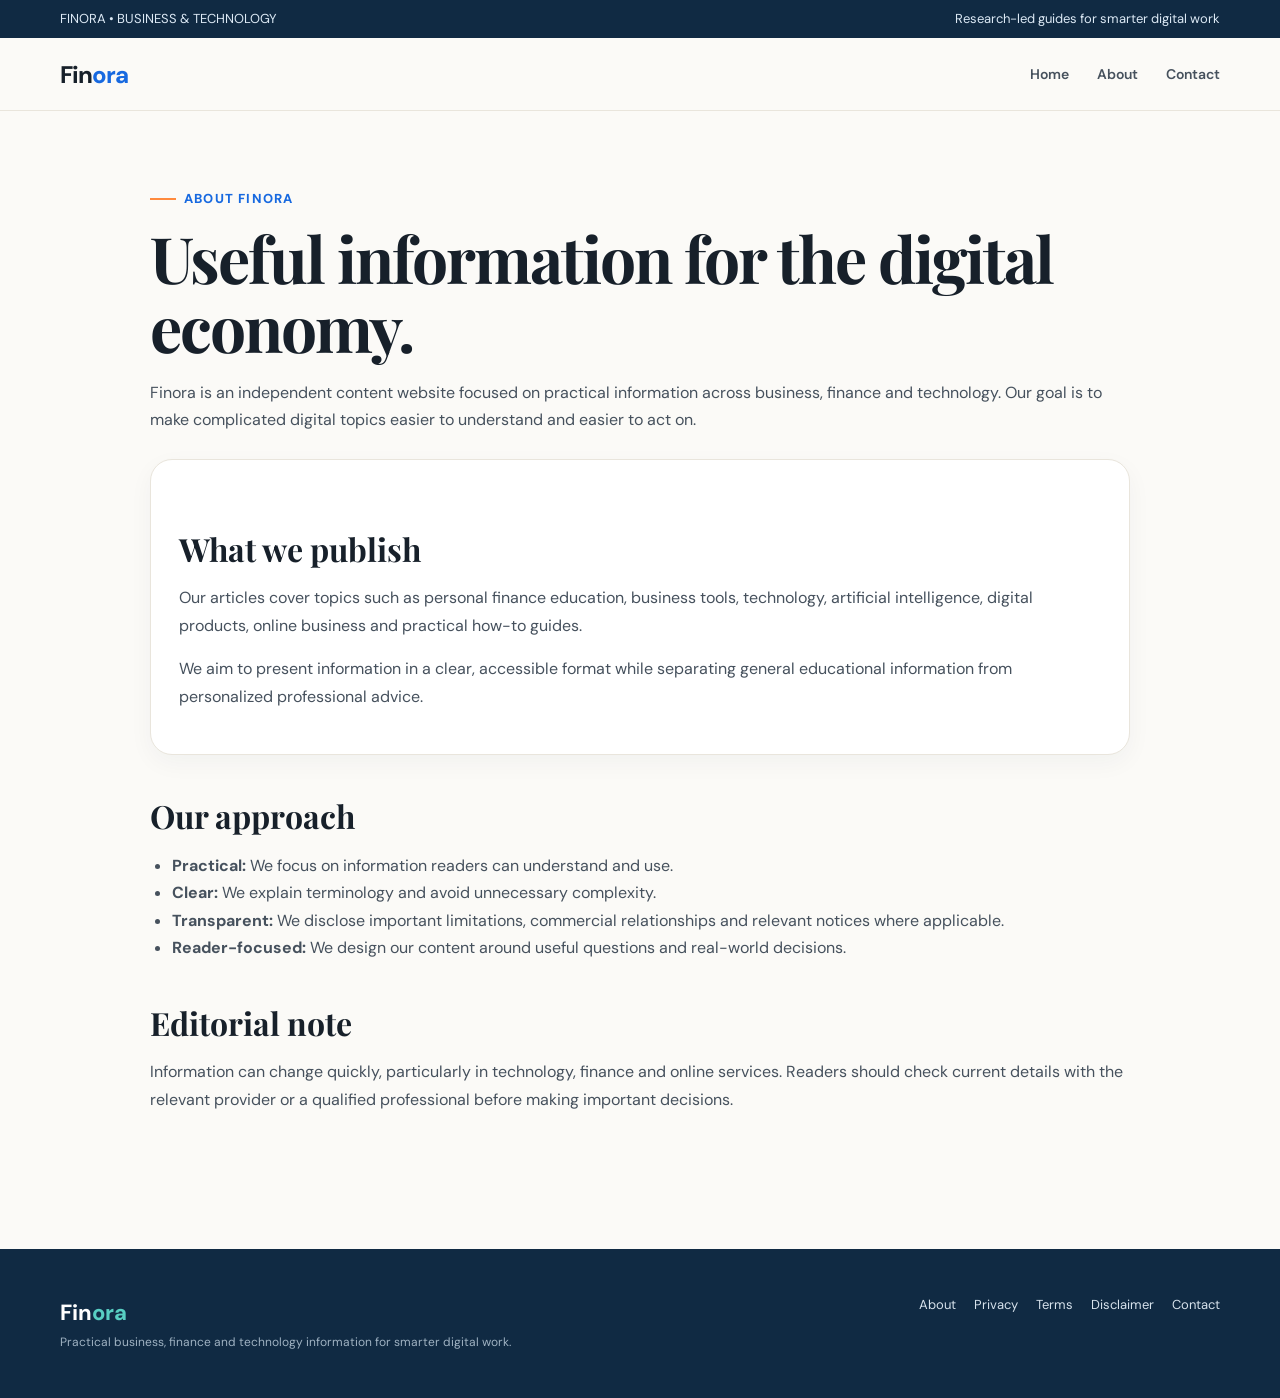
<file: about.html>
<!DOCTYPE html>
<html lang="en">
<head>
<meta charset="UTF-8">
<meta name="viewport" content="width=device-width, initial-scale=1.0">
<link rel="icon" type="image/png" href="favicon.png">
<meta name="description" content="Learn about Finora Media, its editorial focus and the purpose of the Finora website.">
<meta name="author" content="Finora Media">
<meta property="og:title" content="About | Finora">
<meta property="og:description" content="Learn about Finora Media, its editorial focus and the purpose of the Finora website.">
<meta property="og:type" content="website">
<title>About | Finora</title>
<link rel="preconnect" href="https://fonts.googleapis.com">
<link rel="preconnect" href="https://fonts.gstatic.com" crossorigin>
<link href="https://fonts.googleapis.com/css2?family=DM+Sans:wght@400;500;600;700&family=Playfair+Display:wght@600;700&display=swap" rel="stylesheet">
<style>:root{
  --ink:#17202a;--muted:#68727e;--paper:#fbfaf7;--white:#fff;--line:#e9e5dc;
  --navy:#102a43;--blue:#1769e0;--cyan:#1eb8a6;--orange:#ff8a3d;
  --yellow:#ffd166;--shadow:0 16px 45px rgba(16,42,67,.10);--radius:22px;
}
*{box-sizing:border-box} html{scroll-behavior:smooth}
body{margin:0;background:var(--paper);color:var(--ink);font-family:"DM Sans",Arial,sans-serif;line-height:1.72}
a{color:inherit;text-decoration:none}
.container{width:min(1160px,92%);margin:auto}
.topbar{background:var(--navy);color:#dce9f5;font-size:13px;padding:8px 0}
.topbar .container{display:flex;justify-content:space-between;gap:20px}
header{position:sticky;top:0;z-index:20;background:rgba(251,250,247,.93);backdrop-filter:blur(14px);border-bottom:1px solid var(--line)}
.nav{height:72px;display:flex;align-items:center;justify-content:space-between}
.logo{font-weight:800;font-size:24px;letter-spacing:-1px}.logo span{color:var(--blue)}
.navlinks{display:flex;gap:28px;font-size:14px;font-weight:600;color:#46515d}.navlinks a:hover{color:var(--blue)}
.menu{display:none;border:0;background:none;font-size:25px}
.hero{padding:70px 0 48px}
.hero-grid{display:grid;grid-template-columns:1.05fr .95fr;gap:55px;align-items:center}
.kicker{display:inline-flex;align-items:center;gap:8px;color:var(--blue);font-size:13px;font-weight:800;text-transform:uppercase;letter-spacing:1.3px}
.kicker:before{content:"";width:26px;height:2px;background:var(--orange)}
h1{font-family:"Playfair Display",Georgia,serif;font-size:clamp(42px,6vw,72px);line-height:1.04;letter-spacing:-2.8px;margin:18px 0}
.lead{font-size:18px;color:#58636f;max-width:690px}
.meta{display:flex;gap:14px;align-items:center;margin-top:22px;color:var(--muted);font-size:13px}
.meta .dot{width:5px;height:5px;background:#b8b3a9;border-radius:50%}
.hero-art{position:relative;min-height:400px;border-radius:32px;overflow:hidden;background:linear-gradient(135deg,#102a43 0%,#1556a4 55%,#1eb8a6 100%);box-shadow:var(--shadow)}
.hero-art:before{content:"";position:absolute;width:280px;height:280px;border-radius:50%;background:rgba(255,255,255,.11);right:-75px;top:-70px}
.hero-art:after{content:"AI";position:absolute;right:25px;bottom:-40px;font-size:210px;font-weight:900;color:rgba(255,255,255,.06)}
.ai-window{position:absolute;left:10%;top:12%;width:80%;background:rgba(255,255,255,.97);border-radius:18px;padding:18px;box-shadow:0 25px 50px rgba(0,0,0,.18);transform:rotate(-2deg)}
.window-head{display:flex;gap:6px;margin-bottom:15px}.window-head i{width:8px;height:8px;border-radius:50%;background:#ddd;display:block}
.prompt{background:#eef5ff;border-radius:12px;padding:13px;color:#25405f;font-size:13px;margin-bottom:12px}
.answer{display:grid;grid-template-columns:42px 1fr;gap:12px}.bot{width:42px;height:42px;border-radius:12px;background:linear-gradient(135deg,var(--blue),var(--cyan));color:white;display:grid;place-items:center;font-weight:800}
.lines span{height:8px;background:#e6e8eb;border-radius:5px;display:block;margin:7px 0}.lines span:nth-child(2){width:82%}.lines span:nth-child(3){width:60%}
.section{padding:45px 0}.section.alt{background:#f2f6f8}
.section-title{font-family:"Playfair Display",Georgia,serif;font-size:38px;line-height:1.15;margin:0 0 12px;letter-spacing:-1px}.section-intro{color:var(--muted);max-width:760px}
.quick{margin-top:28px;display:grid;grid-template-columns:repeat(3,1fr);gap:14px}
.quick a{background:white;border:1px solid var(--line);border-radius:16px;padding:16px;display:flex;align-items:center;gap:12px;transition:.2s}
.quick a:hover{transform:translateY(-3px);box-shadow:var(--shadow);border-color:#c9dcf5}
.tool-icon{width:42px;height:42px;border-radius:12px;display:grid;place-items:center;font-weight:800;color:white;font-size:14px;flex:none}
.i1{background:#111}.i2{background:#d97757}.i3{background:#4285f4}.i4{background:#5865f2}.i5{background:#222}.i6{background:#111}.i7{background:#00a86b}.i8{background:#111}.i9{background:#222}.i10{background:#ff4f00}.i11{background:#ff5c35}.i12{background:#6c5ce7}.i13{background:#15a47b}.i14{background:#5b6cff}.i15{background:#111}
.quick strong{font-size:14px}.quick small{display:block;color:var(--muted);font-size:11px;margin-top:2px}
.article{padding:65px 0}.article-layout{display:grid;grid-template-columns:minmax(0,790px) 270px;gap:60px}
.article h2{font-family:"Playfair Display",Georgia,serif;font-size:34px;line-height:1.2;margin:48px 0 14px;letter-spacing:-.6px}
.article h3{font-size:21px;margin:25px 0 8px}.article p{font-size:16px;color:#46515d}.article ul,.article ol{color:#46515d;padding-left:22px}.article li{margin:7px 0}
.callout{margin:28px 0;padding:25px 27px;background:#edf7f6;border-left:4px solid var(--cyan);border-radius:0 18px 18px 0}.callout strong{color:#0e7167}
.tool-card{scroll-margin-top:100px;margin:26px 0;padding:27px;background:white;border:1px solid var(--line);border-radius:22px;box-shadow:0 8px 24px rgba(20,40,60,.045)}
.tool-head{display:flex;gap:15px;align-items:center}.tool-head .tool-icon{width:52px;height:52px;border-radius:15px}.tool-head h3{font-size:23px;margin:0}.num{margin-left:auto;color:#9aa2aa;font-weight:700}
.use-grid{display:grid;grid-template-columns:1fr 1fr;gap:8px 30px;margin-top:15px}.use-grid span:before{content:"✓";color:var(--cyan);font-weight:800;margin-right:8px}
.best{margin-top:16px;display:inline-block;background:#fff4e9;color:#a44b10;border-radius:999px;padding:6px 11px;font-size:12px;font-weight:700}
.sidebar{position:relative}.toc{position:sticky;top:100px;background:white;border:1px solid var(--line);border-radius:18px;padding:20px}.toc strong{display:block;margin-bottom:10px}.toc a{display:block;color:#6b7480;font-size:12px;padding:6px 0}.toc a:hover{color:var(--blue)}
.table-wrap{overflow-x:auto;margin:24px 0}.compare{width:100%;border-collapse:collapse;background:white;border:1px solid var(--line);border-radius:15px;overflow:hidden;font-size:13px}.compare th,.compare td{padding:13px 12px;text-align:left;border-bottom:1px solid var(--line)}.compare th{background:#eef4f8;color:#24405b}.compare tr:last-child td{border-bottom:0}
.numbered{counter-reset:item;list-style:none;padding:0}.numbered li{counter-increment:item;position:relative;padding-left:45px;margin:22px 0}.numbered li:before{content:counter(item);position:absolute;left:0;top:0;width:31px;height:31px;border-radius:50%;background:#e9f1ff;color:var(--blue);display:grid;place-items:center;font-weight:800}
.trend{margin:30px 0;padding:30px;border-radius:24px;background:linear-gradient(120deg,#fff1dd,#fff9ed);border:1px solid #f4ddbc}
.author{margin-top:50px;padding-top:25px;border-top:1px solid var(--line);display:flex;gap:15px;align-items:center}.avatar{width:48px;height:48px;border-radius:50%;display:grid;place-items:center;background:var(--navy);color:#fff;font-weight:800}
footer{background:#102a43;color:#d7e2ec;padding:45px 0;margin-top:30px}.footer-grid{display:flex;justify-content:space-between;gap:30px}.footer-brand{font-size:22px;font-weight:800;color:white}.footer-brand span{color:#58cfc3}.footer-small{font-size:12px;color:#9fb2c2;max-width:600px}
.back{position:fixed;right:20px;bottom:20px;width:45px;height:45px;border-radius:50%;background:var(--blue);color:white;display:grid;place-items:center;box-shadow:var(--shadow);font-weight:800}
@media(max-width:850px){
 .navlinks{display:none}.menu{display:block}.hero-grid,.article-layout{grid-template-columns:1fr}.hero-art{min-height:330px}.sidebar{display:none}.quick{grid-template-columns:1fr 1fr}
}
@media(max-width:560px){
 .topbar .container{justify-content:center}.topbar .container span:last-child{display:none}.hero{padding-top:45px}h1{font-size:43px}.lead{font-size:16px}.quick{grid-template-columns:1fr}.section-title{font-size:31px}.article{padding-top:40px}.article h2{font-size:29px}.use-grid{grid-template-columns:1fr}.footer-grid{flex-direction:column}
}

.tool-icon{
  position:relative!important;
  background:#fff!important;
  border:1px solid #e4e7eb!important;
  box-shadow:0 5px 14px rgba(16,42,67,.08)!important;
}
.tool-icon img{
  width:27px!important;
  height:27px!important;
  max-width:70%!important;
  max-height:70%!important;
  object-fit:contain!important;
}
.tool-head .tool-icon{
  width:56px!important;height:56px!important;border-radius:16px!important;
}
.tool-head .tool-icon img{width:34px!important;height:34px!important}
.logo-fallback{
  display:grid;
  place-items:center;
  width:100%;
  height:100%;
  font-size:12px;
  font-weight:800;
  color:#17324d;
}


.chatgpt-brand-label{display:inline-flex;align-items:center;gap:7px;margin-top:4px;font-size:11px;font-weight:700;color:#555}
.chatgpt-brand-label:before{content:"";width:6px;height:6px;border-radius:50%;background:#111}


/* User-supplied official-looking brand artwork: displayed without distortion. */
.tool-icon.i1 img,.tool-icon.i4 img,.tool-icon.i7 img{
  width:34px!important;height:34px!important;max-width:76%!important;max-height:76%!important;
  object-fit:contain!important;border-radius:8px!important;
}
.topbar{background:var(--navy);color:#dce9f5;font-size:13px;padding:8px 0}
.container{width:min(1160px,92%);margin:auto}
.topbar .container{display:flex;justify-content:space-between;gap:20px}
header{position:sticky;top:0;z-index:20;background:rgba(251,250,247,.93);backdrop-filter:blur(14px);border-bottom:1px solid var(--line)}
.nav{height:72px;display:flex;align-items:center;justify-content:space-between}
.logo{font-weight:800;font-size:24px;letter-spacing:-1px} .logo span{color:var(--blue)}
.navlinks{display:flex;gap:28px;font-size:14px;font-weight:600;color:#46515d}
.navlinks a:hover{color:var(--blue)}

.page-wrap{width:min(980px,92%);margin:auto;padding:70px 0 90px}
.page-wrap h1{font-family:"Playfair Display",Georgia,serif;font-size:clamp(40px,6vw,64px);line-height:1.08;letter-spacing:-2px;margin:12px 0 18px}
.page-wrap h2{font-family:"Playfair Display",Georgia,serif;font-size:32px;line-height:1.2;margin:42px 0 12px}
.page-wrap h3{font-size:21px;margin:28px 0 8px}
.page-wrap p,.page-wrap li{color:#46515d;font-size:16px}
.page-wrap ul{padding-left:22px}
.eyebrow{display:inline-flex;align-items:center;gap:8px;color:var(--blue);font-size:13px;font-weight:800;text-transform:uppercase;letter-spacing:1.2px}
.eyebrow:before{content:"";width:26px;height:2px;background:var(--orange)}
.info-card{background:#fff;border:1px solid var(--line);border-radius:22px;padding:28px;margin:25px 0;box-shadow:0 8px 24px rgba(20,40,60,.045)}
.notice{background:#edf7f6;border-left:4px solid var(--cyan);padding:20px 22px;border-radius:0 16px 16px 0}
footer{background:#102a43;color:#d7e2ec;padding:45px 0;margin-top:30px}
.footer-inner{width:min(1160px,92%);margin:auto;display:flex;justify-content:space-between;gap:30px}
.footer-brand{font-size:22px;font-weight:800;color:#fff}.footer-brand span{color:#58cfc3}
.footer-small{font-size:12px;color:#9fb2c2;max-width:650px}
.footer-links{display:flex;gap:18px;flex-wrap:wrap;font-size:13px}.footer-links a:hover{color:#fff}
@media(max-width:700px){.page-wrap{padding:45px 0 65px}.page-wrap h1{font-size:42px}.page-wrap h2{font-size:28px}.footer-inner{flex-direction:column}}
</style>
  <link rel="stylesheet" href="styles.css">
</head>
<body>
<div class="topbar"><div class="container"><span>FINORA • BUSINESS & TECHNOLOGY</span><span>Research-led guides for smarter digital work</span></div></div>
<header><div class="container nav">
<a class="logo" href="index.html">Fin<span>ora</span></a>
<nav class="navlinks">
<a href="index.html">Home</a><a href="about.html">About</a><a href="contact.html">Contact</a>
</nav>
</div></header>
<main>
<section class="page-wrap">
<div class="eyebrow">About Finora</div>
<h1>Useful information for the digital economy.</h1>
<p>Finora is an independent content website focused on practical information across business, finance and technology. Our goal is to make complicated digital topics easier to understand and easier to act on.</p>
<div class="info-card">
<h2>What we publish</h2>
<p>Our articles cover topics such as personal finance education, business tools, technology, artificial intelligence, digital products, online business and practical how-to guides.</p>
<p>We aim to present information in a clear, accessible format while separating general educational information from personalized professional advice.</p>
</div>
<h2>Our approach</h2>
<ul>
<li><strong>Practical:</strong> We focus on information readers can understand and use.</li>
<li><strong>Clear:</strong> We explain terminology and avoid unnecessary complexity.</li>
<li><strong>Transparent:</strong> We disclose important limitations, commercial relationships and relevant notices where applicable.</li>
<li><strong>Reader-focused:</strong> We design our content around useful questions and real-world decisions.</li>
</ul>
<h2>Editorial note</h2>
<p>Information can change quickly, particularly in technology, finance and online services. Readers should check current details with the relevant provider or a qualified professional before making important decisions.</p>
</section>
</main>
<footer><div class="footer-inner">
<div><div class="footer-brand">Fin<span>ora</span></div><div class="footer-small">Practical business, finance and technology information for smarter digital work.</div></div>
<div class="footer-links">
<a href="about.html">About</a><a href="privacy-policy.html">Privacy</a><a href="terms.html">Terms</a><a href="disclaimer.html">Disclaimer</a><a href="contact.html">Contact</a>
</div>
</div></footer>
  <script src="script.js" defer></script>
</body></html>
</file>
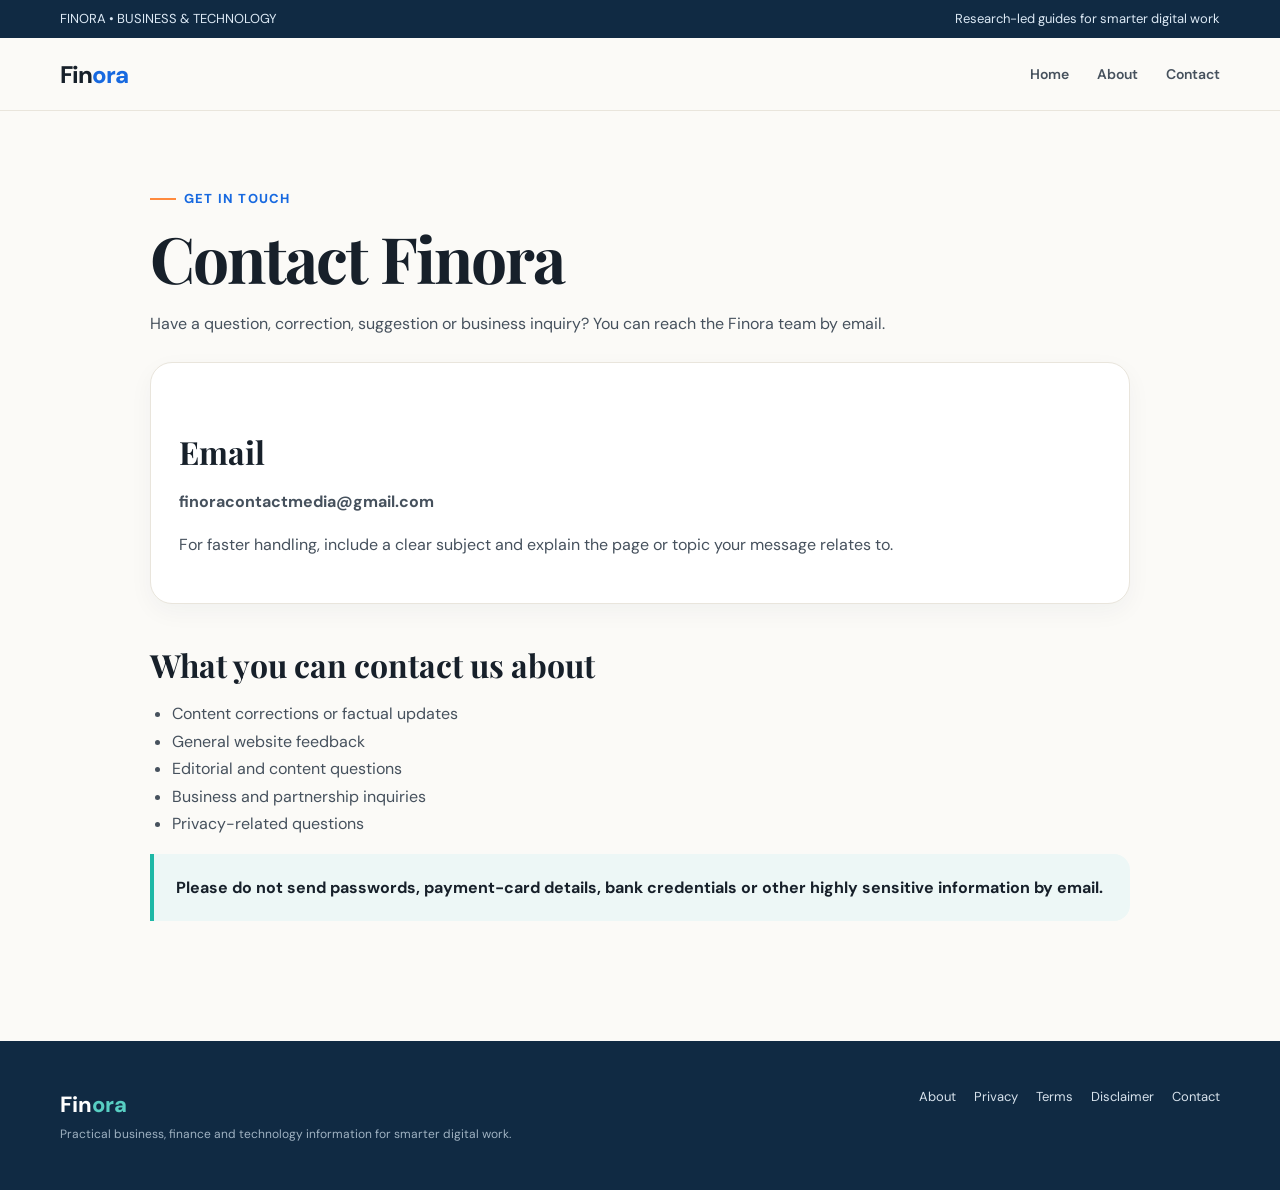
<file: contact.html>
<!DOCTYPE html>
<html lang="en">
<head>
<meta charset="UTF-8">
<meta name="viewport" content="width=device-width, initial-scale=1.0">
<link rel="icon" type="image/png" href="favicon.png">
<meta name="description" content="Contact Finora Media for questions, feedback, corrections and website-related inquiries.">
<meta name="author" content="Finora Media">
<meta property="og:title" content="Contact | Finora">
<meta property="og:description" content="Contact Finora Media for questions, feedback, corrections and website-related inquiries.">
<meta property="og:type" content="website">
<title>Contact | Finora</title>
<link rel="preconnect" href="https://fonts.googleapis.com">
<link rel="preconnect" href="https://fonts.gstatic.com" crossorigin>
<link href="https://fonts.googleapis.com/css2?family=DM+Sans:wght@400;500;600;700&family=Playfair+Display:wght@600;700&display=swap" rel="stylesheet">
<style>:root{
  --ink:#17202a;--muted:#68727e;--paper:#fbfaf7;--white:#fff;--line:#e9e5dc;
  --navy:#102a43;--blue:#1769e0;--cyan:#1eb8a6;--orange:#ff8a3d;
  --yellow:#ffd166;--shadow:0 16px 45px rgba(16,42,67,.10);--radius:22px;
}
*{box-sizing:border-box} html{scroll-behavior:smooth}
body{margin:0;background:var(--paper);color:var(--ink);font-family:"DM Sans",Arial,sans-serif;line-height:1.72}
a{color:inherit;text-decoration:none}
.container{width:min(1160px,92%);margin:auto}
.topbar{background:var(--navy);color:#dce9f5;font-size:13px;padding:8px 0}
.topbar .container{display:flex;justify-content:space-between;gap:20px}
header{position:sticky;top:0;z-index:20;background:rgba(251,250,247,.93);backdrop-filter:blur(14px);border-bottom:1px solid var(--line)}
.nav{height:72px;display:flex;align-items:center;justify-content:space-between}
.logo{font-weight:800;font-size:24px;letter-spacing:-1px}.logo span{color:var(--blue)}
.navlinks{display:flex;gap:28px;font-size:14px;font-weight:600;color:#46515d}.navlinks a:hover{color:var(--blue)}
.menu{display:none;border:0;background:none;font-size:25px}
.hero{padding:70px 0 48px}
.hero-grid{display:grid;grid-template-columns:1.05fr .95fr;gap:55px;align-items:center}
.kicker{display:inline-flex;align-items:center;gap:8px;color:var(--blue);font-size:13px;font-weight:800;text-transform:uppercase;letter-spacing:1.3px}
.kicker:before{content:"";width:26px;height:2px;background:var(--orange)}
h1{font-family:"Playfair Display",Georgia,serif;font-size:clamp(42px,6vw,72px);line-height:1.04;letter-spacing:-2.8px;margin:18px 0}
.lead{font-size:18px;color:#58636f;max-width:690px}
.meta{display:flex;gap:14px;align-items:center;margin-top:22px;color:var(--muted);font-size:13px}
.meta .dot{width:5px;height:5px;background:#b8b3a9;border-radius:50%}
.hero-art{position:relative;min-height:400px;border-radius:32px;overflow:hidden;background:linear-gradient(135deg,#102a43 0%,#1556a4 55%,#1eb8a6 100%);box-shadow:var(--shadow)}
.hero-art:before{content:"";position:absolute;width:280px;height:280px;border-radius:50%;background:rgba(255,255,255,.11);right:-75px;top:-70px}
.hero-art:after{content:"AI";position:absolute;right:25px;bottom:-40px;font-size:210px;font-weight:900;color:rgba(255,255,255,.06)}
.ai-window{position:absolute;left:10%;top:12%;width:80%;background:rgba(255,255,255,.97);border-radius:18px;padding:18px;box-shadow:0 25px 50px rgba(0,0,0,.18);transform:rotate(-2deg)}
.window-head{display:flex;gap:6px;margin-bottom:15px}.window-head i{width:8px;height:8px;border-radius:50%;background:#ddd;display:block}
.prompt{background:#eef5ff;border-radius:12px;padding:13px;color:#25405f;font-size:13px;margin-bottom:12px}
.answer{display:grid;grid-template-columns:42px 1fr;gap:12px}.bot{width:42px;height:42px;border-radius:12px;background:linear-gradient(135deg,var(--blue),var(--cyan));color:white;display:grid;place-items:center;font-weight:800}
.lines span{height:8px;background:#e6e8eb;border-radius:5px;display:block;margin:7px 0}.lines span:nth-child(2){width:82%}.lines span:nth-child(3){width:60%}
.section{padding:45px 0}.section.alt{background:#f2f6f8}
.section-title{font-family:"Playfair Display",Georgia,serif;font-size:38px;line-height:1.15;margin:0 0 12px;letter-spacing:-1px}.section-intro{color:var(--muted);max-width:760px}
.quick{margin-top:28px;display:grid;grid-template-columns:repeat(3,1fr);gap:14px}
.quick a{background:white;border:1px solid var(--line);border-radius:16px;padding:16px;display:flex;align-items:center;gap:12px;transition:.2s}
.quick a:hover{transform:translateY(-3px);box-shadow:var(--shadow);border-color:#c9dcf5}
.tool-icon{width:42px;height:42px;border-radius:12px;display:grid;place-items:center;font-weight:800;color:white;font-size:14px;flex:none}
.i1{background:#111}.i2{background:#d97757}.i3{background:#4285f4}.i4{background:#5865f2}.i5{background:#222}.i6{background:#111}.i7{background:#00a86b}.i8{background:#111}.i9{background:#222}.i10{background:#ff4f00}.i11{background:#ff5c35}.i12{background:#6c5ce7}.i13{background:#15a47b}.i14{background:#5b6cff}.i15{background:#111}
.quick strong{font-size:14px}.quick small{display:block;color:var(--muted);font-size:11px;margin-top:2px}
.article{padding:65px 0}.article-layout{display:grid;grid-template-columns:minmax(0,790px) 270px;gap:60px}
.article h2{font-family:"Playfair Display",Georgia,serif;font-size:34px;line-height:1.2;margin:48px 0 14px;letter-spacing:-.6px}
.article h3{font-size:21px;margin:25px 0 8px}.article p{font-size:16px;color:#46515d}.article ul,.article ol{color:#46515d;padding-left:22px}.article li{margin:7px 0}
.callout{margin:28px 0;padding:25px 27px;background:#edf7f6;border-left:4px solid var(--cyan);border-radius:0 18px 18px 0}.callout strong{color:#0e7167}
.tool-card{scroll-margin-top:100px;margin:26px 0;padding:27px;background:white;border:1px solid var(--line);border-radius:22px;box-shadow:0 8px 24px rgba(20,40,60,.045)}
.tool-head{display:flex;gap:15px;align-items:center}.tool-head .tool-icon{width:52px;height:52px;border-radius:15px}.tool-head h3{font-size:23px;margin:0}.num{margin-left:auto;color:#9aa2aa;font-weight:700}
.use-grid{display:grid;grid-template-columns:1fr 1fr;gap:8px 30px;margin-top:15px}.use-grid span:before{content:"✓";color:var(--cyan);font-weight:800;margin-right:8px}
.best{margin-top:16px;display:inline-block;background:#fff4e9;color:#a44b10;border-radius:999px;padding:6px 11px;font-size:12px;font-weight:700}
.sidebar{position:relative}.toc{position:sticky;top:100px;background:white;border:1px solid var(--line);border-radius:18px;padding:20px}.toc strong{display:block;margin-bottom:10px}.toc a{display:block;color:#6b7480;font-size:12px;padding:6px 0}.toc a:hover{color:var(--blue)}
.table-wrap{overflow-x:auto;margin:24px 0}.compare{width:100%;border-collapse:collapse;background:white;border:1px solid var(--line);border-radius:15px;overflow:hidden;font-size:13px}.compare th,.compare td{padding:13px 12px;text-align:left;border-bottom:1px solid var(--line)}.compare th{background:#eef4f8;color:#24405b}.compare tr:last-child td{border-bottom:0}
.numbered{counter-reset:item;list-style:none;padding:0}.numbered li{counter-increment:item;position:relative;padding-left:45px;margin:22px 0}.numbered li:before{content:counter(item);position:absolute;left:0;top:0;width:31px;height:31px;border-radius:50%;background:#e9f1ff;color:var(--blue);display:grid;place-items:center;font-weight:800}
.trend{margin:30px 0;padding:30px;border-radius:24px;background:linear-gradient(120deg,#fff1dd,#fff9ed);border:1px solid #f4ddbc}
.author{margin-top:50px;padding-top:25px;border-top:1px solid var(--line);display:flex;gap:15px;align-items:center}.avatar{width:48px;height:48px;border-radius:50%;display:grid;place-items:center;background:var(--navy);color:#fff;font-weight:800}
footer{background:#102a43;color:#d7e2ec;padding:45px 0;margin-top:30px}.footer-grid{display:flex;justify-content:space-between;gap:30px}.footer-brand{font-size:22px;font-weight:800;color:white}.footer-brand span{color:#58cfc3}.footer-small{font-size:12px;color:#9fb2c2;max-width:600px}
.back{position:fixed;right:20px;bottom:20px;width:45px;height:45px;border-radius:50%;background:var(--blue);color:white;display:grid;place-items:center;box-shadow:var(--shadow);font-weight:800}
@media(max-width:850px){
 .navlinks{display:none}.menu{display:block}.hero-grid,.article-layout{grid-template-columns:1fr}.hero-art{min-height:330px}.sidebar{display:none}.quick{grid-template-columns:1fr 1fr}
}
@media(max-width:560px){
 .topbar .container{justify-content:center}.topbar .container span:last-child{display:none}.hero{padding-top:45px}h1{font-size:43px}.lead{font-size:16px}.quick{grid-template-columns:1fr}.section-title{font-size:31px}.article{padding-top:40px}.article h2{font-size:29px}.use-grid{grid-template-columns:1fr}.footer-grid{flex-direction:column}
}

.tool-icon{
  position:relative!important;
  background:#fff!important;
  border:1px solid #e4e7eb!important;
  box-shadow:0 5px 14px rgba(16,42,67,.08)!important;
}
.tool-icon img{
  width:27px!important;
  height:27px!important;
  max-width:70%!important;
  max-height:70%!important;
  object-fit:contain!important;
}
.tool-head .tool-icon{
  width:56px!important;height:56px!important;border-radius:16px!important;
}
.tool-head .tool-icon img{width:34px!important;height:34px!important}
.logo-fallback{
  display:grid;
  place-items:center;
  width:100%;
  height:100%;
  font-size:12px;
  font-weight:800;
  color:#17324d;
}


.chatgpt-brand-label{display:inline-flex;align-items:center;gap:7px;margin-top:4px;font-size:11px;font-weight:700;color:#555}
.chatgpt-brand-label:before{content:"";width:6px;height:6px;border-radius:50%;background:#111}


/* User-supplied official-looking brand artwork: displayed without distortion. */
.tool-icon.i1 img,.tool-icon.i4 img,.tool-icon.i7 img{
  width:34px!important;height:34px!important;max-width:76%!important;max-height:76%!important;
  object-fit:contain!important;border-radius:8px!important;
}
.topbar{background:var(--navy);color:#dce9f5;font-size:13px;padding:8px 0}
.container{width:min(1160px,92%);margin:auto}
.topbar .container{display:flex;justify-content:space-between;gap:20px}
header{position:sticky;top:0;z-index:20;background:rgba(251,250,247,.93);backdrop-filter:blur(14px);border-bottom:1px solid var(--line)}
.nav{height:72px;display:flex;align-items:center;justify-content:space-between}
.logo{font-weight:800;font-size:24px;letter-spacing:-1px} .logo span{color:var(--blue)}
.navlinks{display:flex;gap:28px;font-size:14px;font-weight:600;color:#46515d}
.navlinks a:hover{color:var(--blue)}

.page-wrap{width:min(980px,92%);margin:auto;padding:70px 0 90px}
.page-wrap h1{font-family:"Playfair Display",Georgia,serif;font-size:clamp(40px,6vw,64px);line-height:1.08;letter-spacing:-2px;margin:12px 0 18px}
.page-wrap h2{font-family:"Playfair Display",Georgia,serif;font-size:32px;line-height:1.2;margin:42px 0 12px}
.page-wrap h3{font-size:21px;margin:28px 0 8px}
.page-wrap p,.page-wrap li{color:#46515d;font-size:16px}
.page-wrap ul{padding-left:22px}
.eyebrow{display:inline-flex;align-items:center;gap:8px;color:var(--blue);font-size:13px;font-weight:800;text-transform:uppercase;letter-spacing:1.2px}
.eyebrow:before{content:"";width:26px;height:2px;background:var(--orange)}
.info-card{background:#fff;border:1px solid var(--line);border-radius:22px;padding:28px;margin:25px 0;box-shadow:0 8px 24px rgba(20,40,60,.045)}
.notice{background:#edf7f6;border-left:4px solid var(--cyan);padding:20px 22px;border-radius:0 16px 16px 0}
footer{background:#102a43;color:#d7e2ec;padding:45px 0;margin-top:30px}
.footer-inner{width:min(1160px,92%);margin:auto;display:flex;justify-content:space-between;gap:30px}
.footer-brand{font-size:22px;font-weight:800;color:#fff}.footer-brand span{color:#58cfc3}
.footer-small{font-size:12px;color:#9fb2c2;max-width:650px}
.footer-links{display:flex;gap:18px;flex-wrap:wrap;font-size:13px}.footer-links a:hover{color:#fff}
@media(max-width:700px){.page-wrap{padding:45px 0 65px}.page-wrap h1{font-size:42px}.page-wrap h2{font-size:28px}.footer-inner{flex-direction:column}}
</style>
  <link rel="stylesheet" href="styles.css">
</head>
<body>
<div class="topbar"><div class="container"><span>FINORA • BUSINESS & TECHNOLOGY</span><span>Research-led guides for smarter digital work</span></div></div>
<header><div class="container nav">
<a class="logo" href="index.html">Fin<span>ora</span></a>
<nav class="navlinks">
<a href="index.html">Home</a><a href="about.html">About</a><a href="contact.html">Contact</a>
</nav>
</div></header>
<main>
<section class="page-wrap">
<div class="eyebrow">Get in touch</div>
<h1>Contact Finora</h1>
<p>Have a question, correction, suggestion or business inquiry? You can reach the Finora team by email.</p>
<div class="info-card">
<h2>Email</h2>
<p><a href="mailto:finoracontactmedia@gmail.com"><strong>finoracontactmedia@gmail.com</strong></a></p>
<p>For faster handling, include a clear subject and explain the page or topic your message relates to.</p>
</div>
<h2>What you can contact us about</h2>
<ul>
<li>Content corrections or factual updates</li>
<li>General website feedback</li>
<li>Editorial and content questions</li>
<li>Business and partnership inquiries</li>
<li>Privacy-related questions</li>
</ul>
<div class="notice"><strong>Please do not send passwords, payment-card details, bank credentials or other highly sensitive information by email.</strong></div>
</section>
</main>
<footer><div class="footer-inner">
<div><div class="footer-brand">Fin<span>ora</span></div><div class="footer-small">Practical business, finance and technology information for smarter digital work.</div></div>
<div class="footer-links">
<a href="about.html">About</a><a href="privacy-policy.html">Privacy</a><a href="terms.html">Terms</a><a href="disclaimer.html">Disclaimer</a><a href="contact.html">Contact</a>
</div>
</div></footer>
  <script src="script.js" defer></script>
</body></html>
</file>
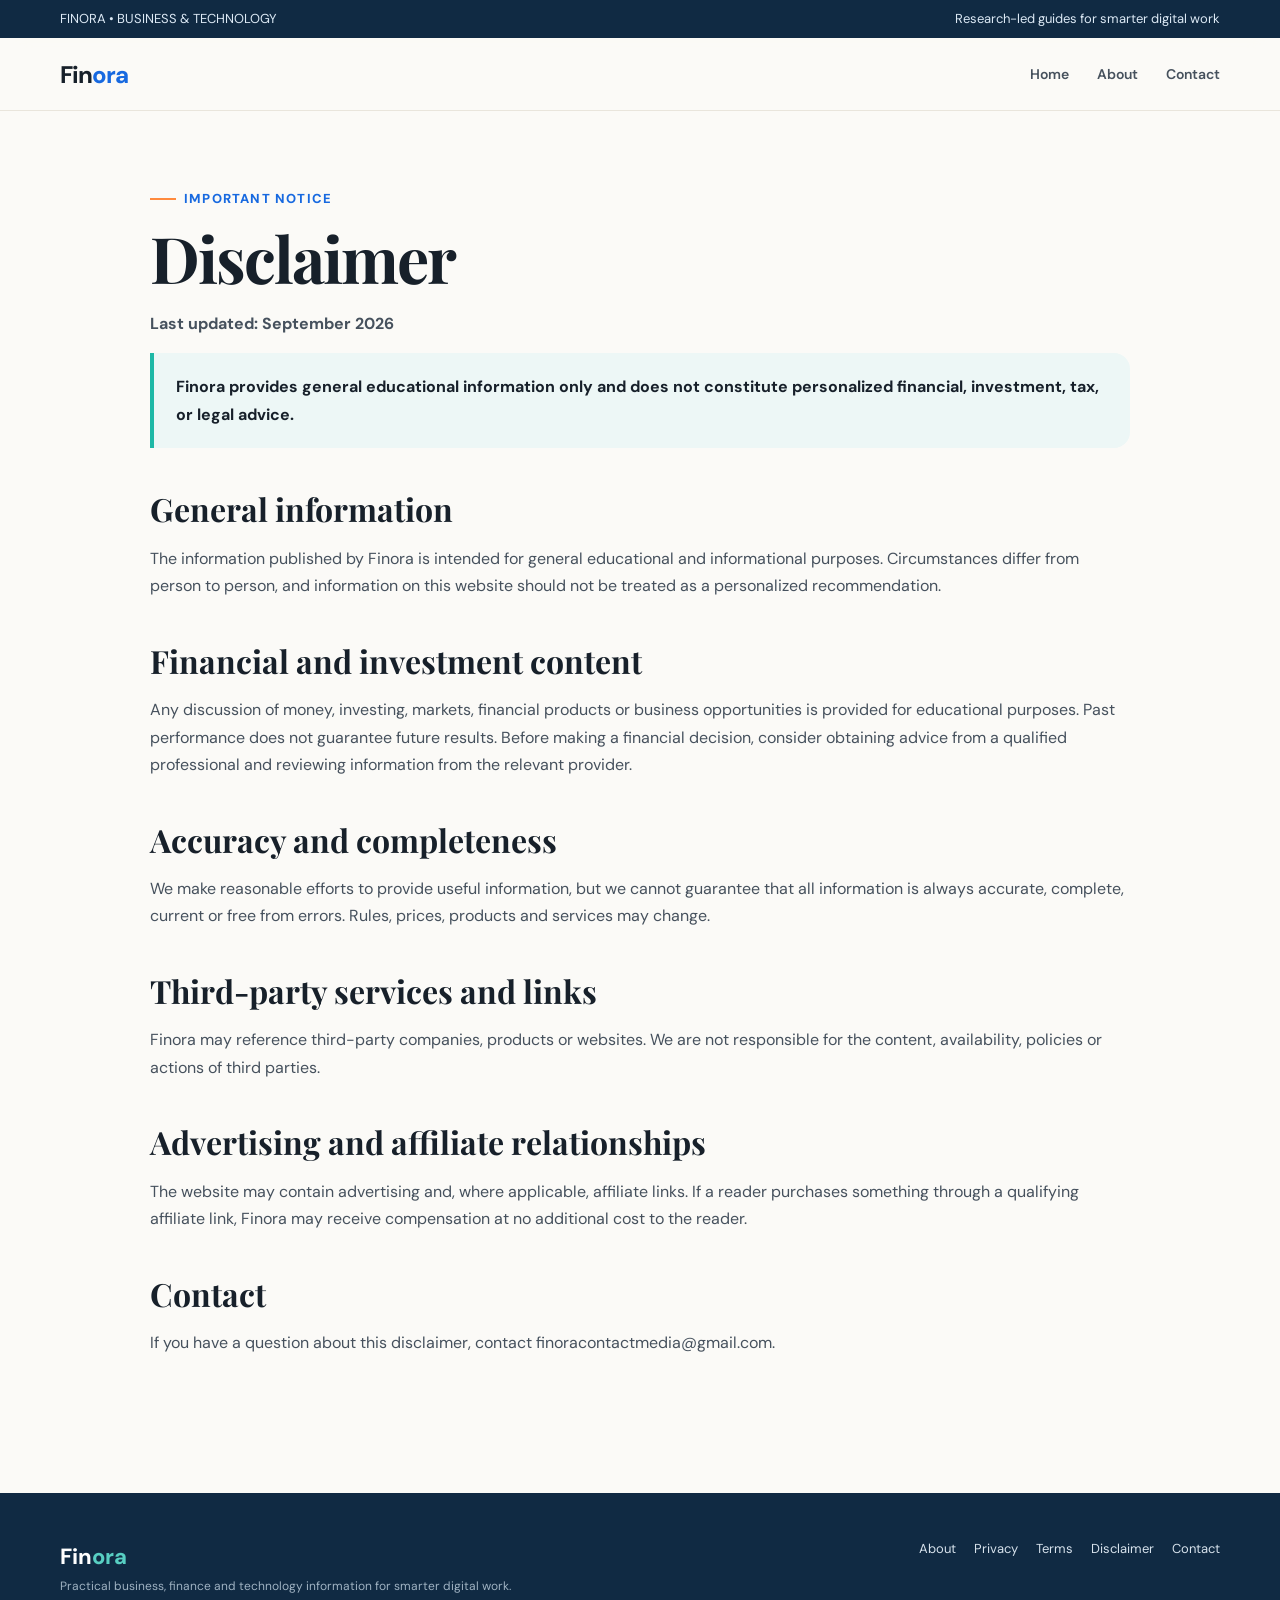
<file: disclaimer.html>
<!DOCTYPE html>
<html lang="en">
<head>
<meta charset="UTF-8">
<meta name="viewport" content="width=device-width, initial-scale=1.0">
<link rel="icon" type="image/png" href="favicon.png">
<meta name="description" content="Finora disclaimer covering educational information, financial content, advertising and third-party links.">
<meta name="author" content="Finora Media">
<meta property="og:title" content="Disclaimer | Finora">
<meta property="og:description" content="Finora disclaimer covering educational information, financial content, advertising and third-party links.">
<meta property="og:type" content="website">
<title>Disclaimer | Finora</title>
<link rel="preconnect" href="https://fonts.googleapis.com">
<link rel="preconnect" href="https://fonts.gstatic.com" crossorigin>
<link href="https://fonts.googleapis.com/css2?family=DM+Sans:wght@400;500;600;700&family=Playfair+Display:wght@600;700&display=swap" rel="stylesheet">
<style>:root{
  --ink:#17202a;--muted:#68727e;--paper:#fbfaf7;--white:#fff;--line:#e9e5dc;
  --navy:#102a43;--blue:#1769e0;--cyan:#1eb8a6;--orange:#ff8a3d;
  --yellow:#ffd166;--shadow:0 16px 45px rgba(16,42,67,.10);--radius:22px;
}
*{box-sizing:border-box} html{scroll-behavior:smooth}
body{margin:0;background:var(--paper);color:var(--ink);font-family:"DM Sans",Arial,sans-serif;line-height:1.72}
a{color:inherit;text-decoration:none}
.container{width:min(1160px,92%);margin:auto}
.topbar{background:var(--navy);color:#dce9f5;font-size:13px;padding:8px 0}
.topbar .container{display:flex;justify-content:space-between;gap:20px}
header{position:sticky;top:0;z-index:20;background:rgba(251,250,247,.93);backdrop-filter:blur(14px);border-bottom:1px solid var(--line)}
.nav{height:72px;display:flex;align-items:center;justify-content:space-between}
.logo{font-weight:800;font-size:24px;letter-spacing:-1px}.logo span{color:var(--blue)}
.navlinks{display:flex;gap:28px;font-size:14px;font-weight:600;color:#46515d}.navlinks a:hover{color:var(--blue)}
.menu{display:none;border:0;background:none;font-size:25px}
.hero{padding:70px 0 48px}
.hero-grid{display:grid;grid-template-columns:1.05fr .95fr;gap:55px;align-items:center}
.kicker{display:inline-flex;align-items:center;gap:8px;color:var(--blue);font-size:13px;font-weight:800;text-transform:uppercase;letter-spacing:1.3px}
.kicker:before{content:"";width:26px;height:2px;background:var(--orange)}
h1{font-family:"Playfair Display",Georgia,serif;font-size:clamp(42px,6vw,72px);line-height:1.04;letter-spacing:-2.8px;margin:18px 0}
.lead{font-size:18px;color:#58636f;max-width:690px}
.meta{display:flex;gap:14px;align-items:center;margin-top:22px;color:var(--muted);font-size:13px}
.meta .dot{width:5px;height:5px;background:#b8b3a9;border-radius:50%}
.hero-art{position:relative;min-height:400px;border-radius:32px;overflow:hidden;background:linear-gradient(135deg,#102a43 0%,#1556a4 55%,#1eb8a6 100%);box-shadow:var(--shadow)}
.hero-art:before{content:"";position:absolute;width:280px;height:280px;border-radius:50%;background:rgba(255,255,255,.11);right:-75px;top:-70px}
.hero-art:after{content:"AI";position:absolute;right:25px;bottom:-40px;font-size:210px;font-weight:900;color:rgba(255,255,255,.06)}
.ai-window{position:absolute;left:10%;top:12%;width:80%;background:rgba(255,255,255,.97);border-radius:18px;padding:18px;box-shadow:0 25px 50px rgba(0,0,0,.18);transform:rotate(-2deg)}
.window-head{display:flex;gap:6px;margin-bottom:15px}.window-head i{width:8px;height:8px;border-radius:50%;background:#ddd;display:block}
.prompt{background:#eef5ff;border-radius:12px;padding:13px;color:#25405f;font-size:13px;margin-bottom:12px}
.answer{display:grid;grid-template-columns:42px 1fr;gap:12px}.bot{width:42px;height:42px;border-radius:12px;background:linear-gradient(135deg,var(--blue),var(--cyan));color:white;display:grid;place-items:center;font-weight:800}
.lines span{height:8px;background:#e6e8eb;border-radius:5px;display:block;margin:7px 0}.lines span:nth-child(2){width:82%}.lines span:nth-child(3){width:60%}
.section{padding:45px 0}.section.alt{background:#f2f6f8}
.section-title{font-family:"Playfair Display",Georgia,serif;font-size:38px;line-height:1.15;margin:0 0 12px;letter-spacing:-1px}.section-intro{color:var(--muted);max-width:760px}
.quick{margin-top:28px;display:grid;grid-template-columns:repeat(3,1fr);gap:14px}
.quick a{background:white;border:1px solid var(--line);border-radius:16px;padding:16px;display:flex;align-items:center;gap:12px;transition:.2s}
.quick a:hover{transform:translateY(-3px);box-shadow:var(--shadow);border-color:#c9dcf5}
.tool-icon{width:42px;height:42px;border-radius:12px;display:grid;place-items:center;font-weight:800;color:white;font-size:14px;flex:none}
.i1{background:#111}.i2{background:#d97757}.i3{background:#4285f4}.i4{background:#5865f2}.i5{background:#222}.i6{background:#111}.i7{background:#00a86b}.i8{background:#111}.i9{background:#222}.i10{background:#ff4f00}.i11{background:#ff5c35}.i12{background:#6c5ce7}.i13{background:#15a47b}.i14{background:#5b6cff}.i15{background:#111}
.quick strong{font-size:14px}.quick small{display:block;color:var(--muted);font-size:11px;margin-top:2px}
.article{padding:65px 0}.article-layout{display:grid;grid-template-columns:minmax(0,790px) 270px;gap:60px}
.article h2{font-family:"Playfair Display",Georgia,serif;font-size:34px;line-height:1.2;margin:48px 0 14px;letter-spacing:-.6px}
.article h3{font-size:21px;margin:25px 0 8px}.article p{font-size:16px;color:#46515d}.article ul,.article ol{color:#46515d;padding-left:22px}.article li{margin:7px 0}
.callout{margin:28px 0;padding:25px 27px;background:#edf7f6;border-left:4px solid var(--cyan);border-radius:0 18px 18px 0}.callout strong{color:#0e7167}
.tool-card{scroll-margin-top:100px;margin:26px 0;padding:27px;background:white;border:1px solid var(--line);border-radius:22px;box-shadow:0 8px 24px rgba(20,40,60,.045)}
.tool-head{display:flex;gap:15px;align-items:center}.tool-head .tool-icon{width:52px;height:52px;border-radius:15px}.tool-head h3{font-size:23px;margin:0}.num{margin-left:auto;color:#9aa2aa;font-weight:700}
.use-grid{display:grid;grid-template-columns:1fr 1fr;gap:8px 30px;margin-top:15px}.use-grid span:before{content:"✓";color:var(--cyan);font-weight:800;margin-right:8px}
.best{margin-top:16px;display:inline-block;background:#fff4e9;color:#a44b10;border-radius:999px;padding:6px 11px;font-size:12px;font-weight:700}
.sidebar{position:relative}.toc{position:sticky;top:100px;background:white;border:1px solid var(--line);border-radius:18px;padding:20px}.toc strong{display:block;margin-bottom:10px}.toc a{display:block;color:#6b7480;font-size:12px;padding:6px 0}.toc a:hover{color:var(--blue)}
.table-wrap{overflow-x:auto;margin:24px 0}.compare{width:100%;border-collapse:collapse;background:white;border:1px solid var(--line);border-radius:15px;overflow:hidden;font-size:13px}.compare th,.compare td{padding:13px 12px;text-align:left;border-bottom:1px solid var(--line)}.compare th{background:#eef4f8;color:#24405b}.compare tr:last-child td{border-bottom:0}
.numbered{counter-reset:item;list-style:none;padding:0}.numbered li{counter-increment:item;position:relative;padding-left:45px;margin:22px 0}.numbered li:before{content:counter(item);position:absolute;left:0;top:0;width:31px;height:31px;border-radius:50%;background:#e9f1ff;color:var(--blue);display:grid;place-items:center;font-weight:800}
.trend{margin:30px 0;padding:30px;border-radius:24px;background:linear-gradient(120deg,#fff1dd,#fff9ed);border:1px solid #f4ddbc}
.author{margin-top:50px;padding-top:25px;border-top:1px solid var(--line);display:flex;gap:15px;align-items:center}.avatar{width:48px;height:48px;border-radius:50%;display:grid;place-items:center;background:var(--navy);color:#fff;font-weight:800}
footer{background:#102a43;color:#d7e2ec;padding:45px 0;margin-top:30px}.footer-grid{display:flex;justify-content:space-between;gap:30px}.footer-brand{font-size:22px;font-weight:800;color:white}.footer-brand span{color:#58cfc3}.footer-small{font-size:12px;color:#9fb2c2;max-width:600px}
.back{position:fixed;right:20px;bottom:20px;width:45px;height:45px;border-radius:50%;background:var(--blue);color:white;display:grid;place-items:center;box-shadow:var(--shadow);font-weight:800}
@media(max-width:850px){
 .navlinks{display:none}.menu{display:block}.hero-grid,.article-layout{grid-template-columns:1fr}.hero-art{min-height:330px}.sidebar{display:none}.quick{grid-template-columns:1fr 1fr}
}
@media(max-width:560px){
 .topbar .container{justify-content:center}.topbar .container span:last-child{display:none}.hero{padding-top:45px}h1{font-size:43px}.lead{font-size:16px}.quick{grid-template-columns:1fr}.section-title{font-size:31px}.article{padding-top:40px}.article h2{font-size:29px}.use-grid{grid-template-columns:1fr}.footer-grid{flex-direction:column}
}

.tool-icon{
  position:relative!important;
  background:#fff!important;
  border:1px solid #e4e7eb!important;
  box-shadow:0 5px 14px rgba(16,42,67,.08)!important;
}
.tool-icon img{
  width:27px!important;
  height:27px!important;
  max-width:70%!important;
  max-height:70%!important;
  object-fit:contain!important;
}
.tool-head .tool-icon{
  width:56px!important;height:56px!important;border-radius:16px!important;
}
.tool-head .tool-icon img{width:34px!important;height:34px!important}
.logo-fallback{
  display:grid;
  place-items:center;
  width:100%;
  height:100%;
  font-size:12px;
  font-weight:800;
  color:#17324d;
}


.chatgpt-brand-label{display:inline-flex;align-items:center;gap:7px;margin-top:4px;font-size:11px;font-weight:700;color:#555}
.chatgpt-brand-label:before{content:"";width:6px;height:6px;border-radius:50%;background:#111}


/* User-supplied official-looking brand artwork: displayed without distortion. */
.tool-icon.i1 img,.tool-icon.i4 img,.tool-icon.i7 img{
  width:34px!important;height:34px!important;max-width:76%!important;max-height:76%!important;
  object-fit:contain!important;border-radius:8px!important;
}
.topbar{background:var(--navy);color:#dce9f5;font-size:13px;padding:8px 0}
.container{width:min(1160px,92%);margin:auto}
.topbar .container{display:flex;justify-content:space-between;gap:20px}
header{position:sticky;top:0;z-index:20;background:rgba(251,250,247,.93);backdrop-filter:blur(14px);border-bottom:1px solid var(--line)}
.nav{height:72px;display:flex;align-items:center;justify-content:space-between}
.logo{font-weight:800;font-size:24px;letter-spacing:-1px} .logo span{color:var(--blue)}
.navlinks{display:flex;gap:28px;font-size:14px;font-weight:600;color:#46515d}
.navlinks a:hover{color:var(--blue)}

.page-wrap{width:min(980px,92%);margin:auto;padding:70px 0 90px}
.page-wrap h1{font-family:"Playfair Display",Georgia,serif;font-size:clamp(40px,6vw,64px);line-height:1.08;letter-spacing:-2px;margin:12px 0 18px}
.page-wrap h2{font-family:"Playfair Display",Georgia,serif;font-size:32px;line-height:1.2;margin:42px 0 12px}
.page-wrap h3{font-size:21px;margin:28px 0 8px}
.page-wrap p,.page-wrap li{color:#46515d;font-size:16px}
.page-wrap ul{padding-left:22px}
.eyebrow{display:inline-flex;align-items:center;gap:8px;color:var(--blue);font-size:13px;font-weight:800;text-transform:uppercase;letter-spacing:1.2px}
.eyebrow:before{content:"";width:26px;height:2px;background:var(--orange)}
.info-card{background:#fff;border:1px solid var(--line);border-radius:22px;padding:28px;margin:25px 0;box-shadow:0 8px 24px rgba(20,40,60,.045)}
.notice{background:#edf7f6;border-left:4px solid var(--cyan);padding:20px 22px;border-radius:0 16px 16px 0}
footer{background:#102a43;color:#d7e2ec;padding:45px 0;margin-top:30px}
.footer-inner{width:min(1160px,92%);margin:auto;display:flex;justify-content:space-between;gap:30px}
.footer-brand{font-size:22px;font-weight:800;color:#fff}.footer-brand span{color:#58cfc3}
.footer-small{font-size:12px;color:#9fb2c2;max-width:650px}
.footer-links{display:flex;gap:18px;flex-wrap:wrap;font-size:13px}.footer-links a:hover{color:#fff}
@media(max-width:700px){.page-wrap{padding:45px 0 65px}.page-wrap h1{font-size:42px}.page-wrap h2{font-size:28px}.footer-inner{flex-direction:column}}
</style>
  <link rel="stylesheet" href="styles.css">
</head>
<body>
<div class="topbar"><div class="container"><span>FINORA • BUSINESS & TECHNOLOGY</span><span>Research-led guides for smarter digital work</span></div></div>
<header><div class="container nav">
<a class="logo" href="index.html">Fin<span>ora</span></a>
<nav class="navlinks">
<a href="index.html">Home</a><a href="about.html">About</a><a href="contact.html">Contact</a>
</nav>
</div></header>
<main>
<section class="page-wrap">
<div class="eyebrow">Important Notice</div>
<h1>Disclaimer</h1>
<p><strong>Last updated: September 2026</strong></p>
<div class="notice"><strong>Finora provides general educational information only and does not constitute personalized financial, investment, tax, or legal advice.</strong></div>
<h2>General information</h2>
<p>The information published by Finora is intended for general educational and informational purposes. Circumstances differ from person to person, and information on this website should not be treated as a personalized recommendation.</p>
<h2>Financial and investment content</h2>
<p>Any discussion of money, investing, markets, financial products or business opportunities is provided for educational purposes. Past performance does not guarantee future results. Before making a financial decision, consider obtaining advice from a qualified professional and reviewing information from the relevant provider.</p>
<h2>Accuracy and completeness</h2>
<p>We make reasonable efforts to provide useful information, but we cannot guarantee that all information is always accurate, complete, current or free from errors. Rules, prices, products and services may change.</p>
<h2>Third-party services and links</h2>
<p>Finora may reference third-party companies, products or websites. We are not responsible for the content, availability, policies or actions of third parties.</p>
<h2>Advertising and affiliate relationships</h2>
<p>The website may contain advertising and, where applicable, affiliate links. If a reader purchases something through a qualifying affiliate link, Finora may receive compensation at no additional cost to the reader.</p>
<h2>Contact</h2>
<p>If you have a question about this disclaimer, contact <a href="mailto:finoracontactmedia@gmail.com">finoracontactmedia@gmail.com</a>.</p>
</section>
</main>
<footer><div class="footer-inner">
<div><div class="footer-brand">Fin<span>ora</span></div><div class="footer-small">Practical business, finance and technology information for smarter digital work.</div></div>
<div class="footer-links">
<a href="about.html">About</a><a href="privacy-policy.html">Privacy</a><a href="terms.html">Terms</a><a href="disclaimer.html">Disclaimer</a><a href="contact.html">Contact</a>
</div>
</div></footer>
  <script src="script.js" defer></script>
</body></html>
</file>
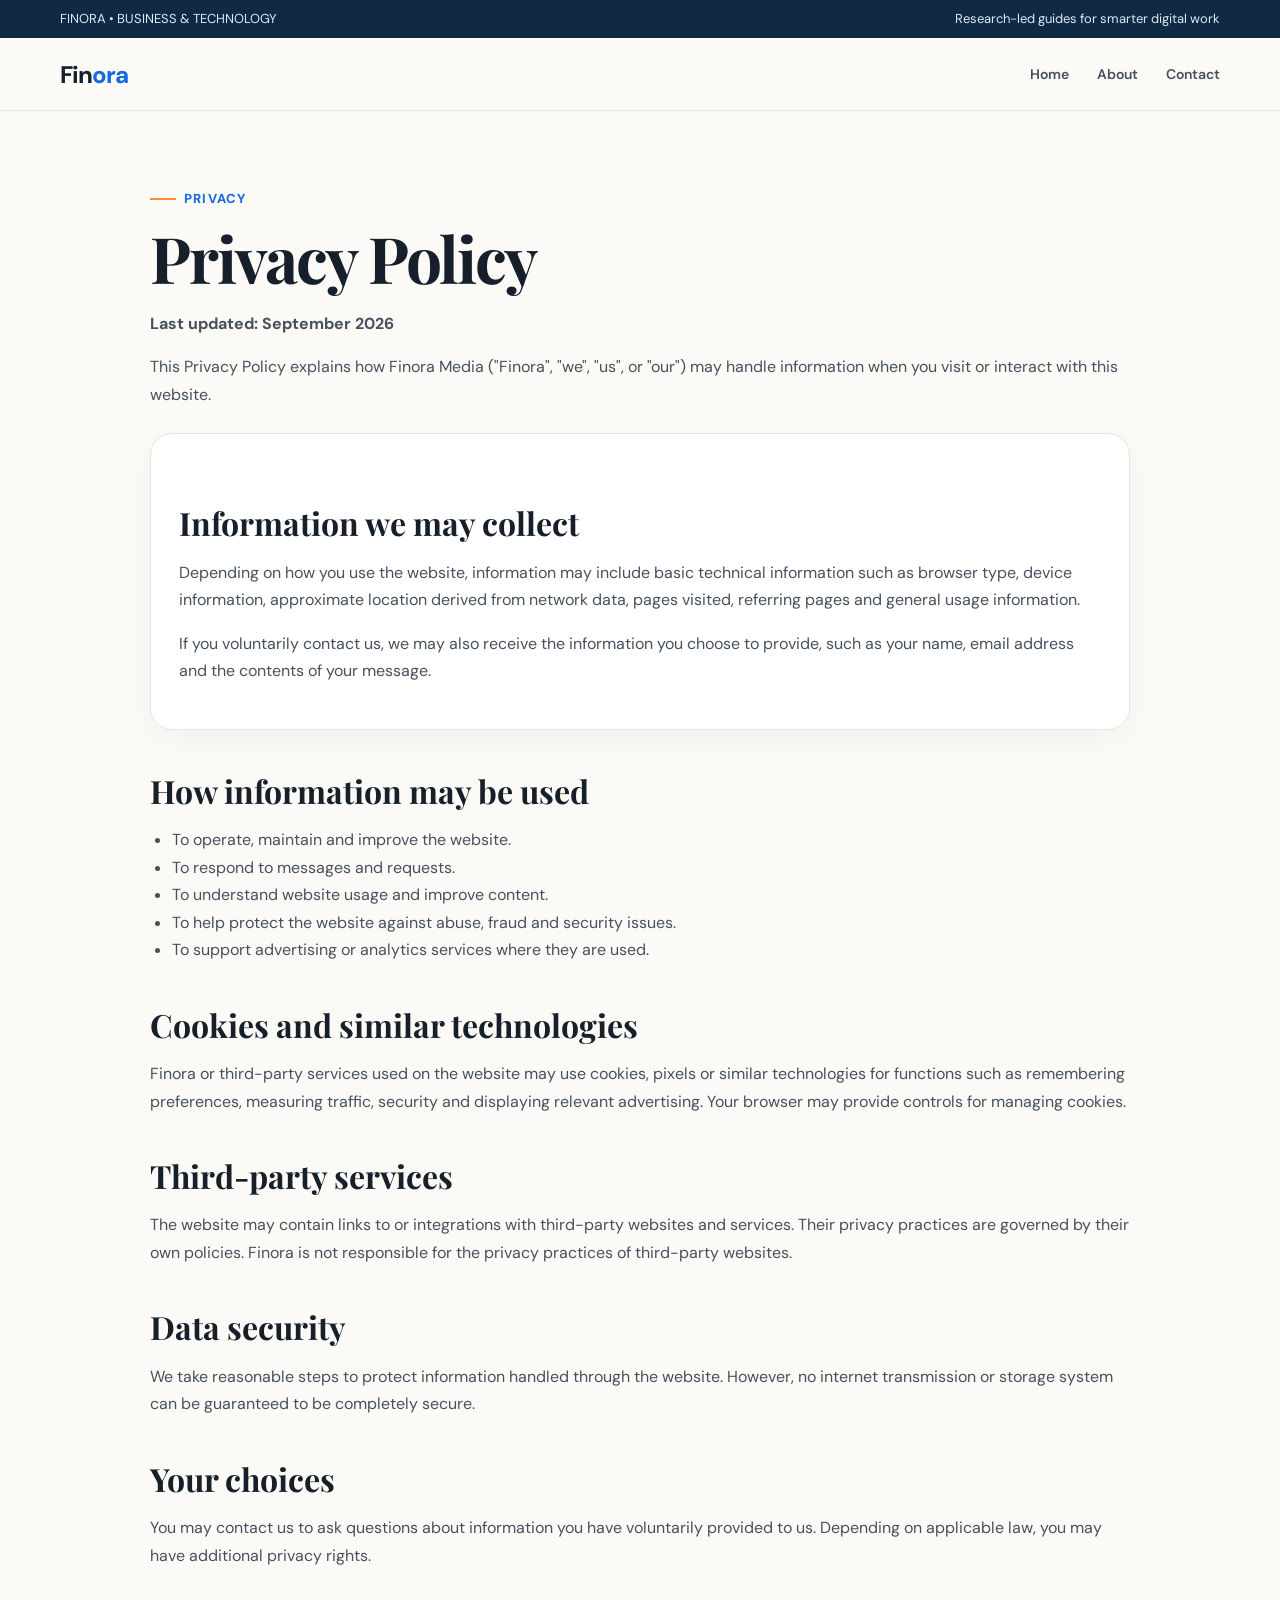
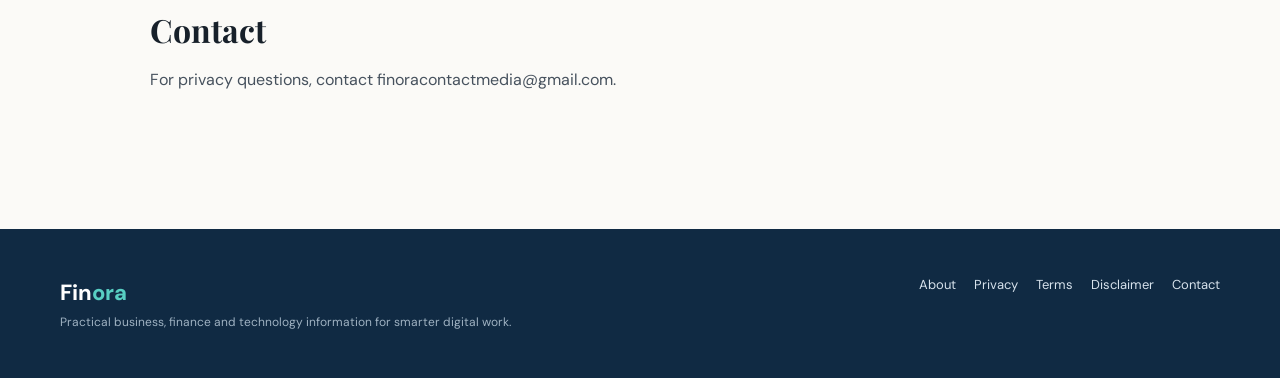
<file: privacy-policy.html>
<!DOCTYPE html>
<html lang="en">
<head>
<meta charset="UTF-8">
<meta name="viewport" content="width=device-width, initial-scale=1.0">
<link rel="icon" type="image/png" href="favicon.png">
<meta name="description" content="Finora Media privacy policy explaining how information may be collected, used and protected.">
<meta name="author" content="Finora Media">
<meta property="og:title" content="Privacy Policy | Finora">
<meta property="og:description" content="Finora Media privacy policy explaining how information may be collected, used and protected.">
<meta property="og:type" content="website">
<title>Privacy Policy | Finora</title>
<link rel="preconnect" href="https://fonts.googleapis.com">
<link rel="preconnect" href="https://fonts.gstatic.com" crossorigin>
<link href="https://fonts.googleapis.com/css2?family=DM+Sans:wght@400;500;600;700&family=Playfair+Display:wght@600;700&display=swap" rel="stylesheet">
<style>:root{
  --ink:#17202a;--muted:#68727e;--paper:#fbfaf7;--white:#fff;--line:#e9e5dc;
  --navy:#102a43;--blue:#1769e0;--cyan:#1eb8a6;--orange:#ff8a3d;
  --yellow:#ffd166;--shadow:0 16px 45px rgba(16,42,67,.10);--radius:22px;
}
*{box-sizing:border-box} html{scroll-behavior:smooth}
body{margin:0;background:var(--paper);color:var(--ink);font-family:"DM Sans",Arial,sans-serif;line-height:1.72}
a{color:inherit;text-decoration:none}
.container{width:min(1160px,92%);margin:auto}
.topbar{background:var(--navy);color:#dce9f5;font-size:13px;padding:8px 0}
.topbar .container{display:flex;justify-content:space-between;gap:20px}
header{position:sticky;top:0;z-index:20;background:rgba(251,250,247,.93);backdrop-filter:blur(14px);border-bottom:1px solid var(--line)}
.nav{height:72px;display:flex;align-items:center;justify-content:space-between}
.logo{font-weight:800;font-size:24px;letter-spacing:-1px}.logo span{color:var(--blue)}
.navlinks{display:flex;gap:28px;font-size:14px;font-weight:600;color:#46515d}.navlinks a:hover{color:var(--blue)}
.menu{display:none;border:0;background:none;font-size:25px}
.hero{padding:70px 0 48px}
.hero-grid{display:grid;grid-template-columns:1.05fr .95fr;gap:55px;align-items:center}
.kicker{display:inline-flex;align-items:center;gap:8px;color:var(--blue);font-size:13px;font-weight:800;text-transform:uppercase;letter-spacing:1.3px}
.kicker:before{content:"";width:26px;height:2px;background:var(--orange)}
h1{font-family:"Playfair Display",Georgia,serif;font-size:clamp(42px,6vw,72px);line-height:1.04;letter-spacing:-2.8px;margin:18px 0}
.lead{font-size:18px;color:#58636f;max-width:690px}
.meta{display:flex;gap:14px;align-items:center;margin-top:22px;color:var(--muted);font-size:13px}
.meta .dot{width:5px;height:5px;background:#b8b3a9;border-radius:50%}
.hero-art{position:relative;min-height:400px;border-radius:32px;overflow:hidden;background:linear-gradient(135deg,#102a43 0%,#1556a4 55%,#1eb8a6 100%);box-shadow:var(--shadow)}
.hero-art:before{content:"";position:absolute;width:280px;height:280px;border-radius:50%;background:rgba(255,255,255,.11);right:-75px;top:-70px}
.hero-art:after{content:"AI";position:absolute;right:25px;bottom:-40px;font-size:210px;font-weight:900;color:rgba(255,255,255,.06)}
.ai-window{position:absolute;left:10%;top:12%;width:80%;background:rgba(255,255,255,.97);border-radius:18px;padding:18px;box-shadow:0 25px 50px rgba(0,0,0,.18);transform:rotate(-2deg)}
.window-head{display:flex;gap:6px;margin-bottom:15px}.window-head i{width:8px;height:8px;border-radius:50%;background:#ddd;display:block}
.prompt{background:#eef5ff;border-radius:12px;padding:13px;color:#25405f;font-size:13px;margin-bottom:12px}
.answer{display:grid;grid-template-columns:42px 1fr;gap:12px}.bot{width:42px;height:42px;border-radius:12px;background:linear-gradient(135deg,var(--blue),var(--cyan));color:white;display:grid;place-items:center;font-weight:800}
.lines span{height:8px;background:#e6e8eb;border-radius:5px;display:block;margin:7px 0}.lines span:nth-child(2){width:82%}.lines span:nth-child(3){width:60%}
.section{padding:45px 0}.section.alt{background:#f2f6f8}
.section-title{font-family:"Playfair Display",Georgia,serif;font-size:38px;line-height:1.15;margin:0 0 12px;letter-spacing:-1px}.section-intro{color:var(--muted);max-width:760px}
.quick{margin-top:28px;display:grid;grid-template-columns:repeat(3,1fr);gap:14px}
.quick a{background:white;border:1px solid var(--line);border-radius:16px;padding:16px;display:flex;align-items:center;gap:12px;transition:.2s}
.quick a:hover{transform:translateY(-3px);box-shadow:var(--shadow);border-color:#c9dcf5}
.tool-icon{width:42px;height:42px;border-radius:12px;display:grid;place-items:center;font-weight:800;color:white;font-size:14px;flex:none}
.i1{background:#111}.i2{background:#d97757}.i3{background:#4285f4}.i4{background:#5865f2}.i5{background:#222}.i6{background:#111}.i7{background:#00a86b}.i8{background:#111}.i9{background:#222}.i10{background:#ff4f00}.i11{background:#ff5c35}.i12{background:#6c5ce7}.i13{background:#15a47b}.i14{background:#5b6cff}.i15{background:#111}
.quick strong{font-size:14px}.quick small{display:block;color:var(--muted);font-size:11px;margin-top:2px}
.article{padding:65px 0}.article-layout{display:grid;grid-template-columns:minmax(0,790px) 270px;gap:60px}
.article h2{font-family:"Playfair Display",Georgia,serif;font-size:34px;line-height:1.2;margin:48px 0 14px;letter-spacing:-.6px}
.article h3{font-size:21px;margin:25px 0 8px}.article p{font-size:16px;color:#46515d}.article ul,.article ol{color:#46515d;padding-left:22px}.article li{margin:7px 0}
.callout{margin:28px 0;padding:25px 27px;background:#edf7f6;border-left:4px solid var(--cyan);border-radius:0 18px 18px 0}.callout strong{color:#0e7167}
.tool-card{scroll-margin-top:100px;margin:26px 0;padding:27px;background:white;border:1px solid var(--line);border-radius:22px;box-shadow:0 8px 24px rgba(20,40,60,.045)}
.tool-head{display:flex;gap:15px;align-items:center}.tool-head .tool-icon{width:52px;height:52px;border-radius:15px}.tool-head h3{font-size:23px;margin:0}.num{margin-left:auto;color:#9aa2aa;font-weight:700}
.use-grid{display:grid;grid-template-columns:1fr 1fr;gap:8px 30px;margin-top:15px}.use-grid span:before{content:"✓";color:var(--cyan);font-weight:800;margin-right:8px}
.best{margin-top:16px;display:inline-block;background:#fff4e9;color:#a44b10;border-radius:999px;padding:6px 11px;font-size:12px;font-weight:700}
.sidebar{position:relative}.toc{position:sticky;top:100px;background:white;border:1px solid var(--line);border-radius:18px;padding:20px}.toc strong{display:block;margin-bottom:10px}.toc a{display:block;color:#6b7480;font-size:12px;padding:6px 0}.toc a:hover{color:var(--blue)}
.table-wrap{overflow-x:auto;margin:24px 0}.compare{width:100%;border-collapse:collapse;background:white;border:1px solid var(--line);border-radius:15px;overflow:hidden;font-size:13px}.compare th,.compare td{padding:13px 12px;text-align:left;border-bottom:1px solid var(--line)}.compare th{background:#eef4f8;color:#24405b}.compare tr:last-child td{border-bottom:0}
.numbered{counter-reset:item;list-style:none;padding:0}.numbered li{counter-increment:item;position:relative;padding-left:45px;margin:22px 0}.numbered li:before{content:counter(item);position:absolute;left:0;top:0;width:31px;height:31px;border-radius:50%;background:#e9f1ff;color:var(--blue);display:grid;place-items:center;font-weight:800}
.trend{margin:30px 0;padding:30px;border-radius:24px;background:linear-gradient(120deg,#fff1dd,#fff9ed);border:1px solid #f4ddbc}
.author{margin-top:50px;padding-top:25px;border-top:1px solid var(--line);display:flex;gap:15px;align-items:center}.avatar{width:48px;height:48px;border-radius:50%;display:grid;place-items:center;background:var(--navy);color:#fff;font-weight:800}
footer{background:#102a43;color:#d7e2ec;padding:45px 0;margin-top:30px}.footer-grid{display:flex;justify-content:space-between;gap:30px}.footer-brand{font-size:22px;font-weight:800;color:white}.footer-brand span{color:#58cfc3}.footer-small{font-size:12px;color:#9fb2c2;max-width:600px}
.back{position:fixed;right:20px;bottom:20px;width:45px;height:45px;border-radius:50%;background:var(--blue);color:white;display:grid;place-items:center;box-shadow:var(--shadow);font-weight:800}
@media(max-width:850px){
 .navlinks{display:none}.menu{display:block}.hero-grid,.article-layout{grid-template-columns:1fr}.hero-art{min-height:330px}.sidebar{display:none}.quick{grid-template-columns:1fr 1fr}
}
@media(max-width:560px){
 .topbar .container{justify-content:center}.topbar .container span:last-child{display:none}.hero{padding-top:45px}h1{font-size:43px}.lead{font-size:16px}.quick{grid-template-columns:1fr}.section-title{font-size:31px}.article{padding-top:40px}.article h2{font-size:29px}.use-grid{grid-template-columns:1fr}.footer-grid{flex-direction:column}
}

.tool-icon{
  position:relative!important;
  background:#fff!important;
  border:1px solid #e4e7eb!important;
  box-shadow:0 5px 14px rgba(16,42,67,.08)!important;
}
.tool-icon img{
  width:27px!important;
  height:27px!important;
  max-width:70%!important;
  max-height:70%!important;
  object-fit:contain!important;
}
.tool-head .tool-icon{
  width:56px!important;height:56px!important;border-radius:16px!important;
}
.tool-head .tool-icon img{width:34px!important;height:34px!important}
.logo-fallback{
  display:grid;
  place-items:center;
  width:100%;
  height:100%;
  font-size:12px;
  font-weight:800;
  color:#17324d;
}


.chatgpt-brand-label{display:inline-flex;align-items:center;gap:7px;margin-top:4px;font-size:11px;font-weight:700;color:#555}
.chatgpt-brand-label:before{content:"";width:6px;height:6px;border-radius:50%;background:#111}


/* User-supplied official-looking brand artwork: displayed without distortion. */
.tool-icon.i1 img,.tool-icon.i4 img,.tool-icon.i7 img{
  width:34px!important;height:34px!important;max-width:76%!important;max-height:76%!important;
  object-fit:contain!important;border-radius:8px!important;
}
.topbar{background:var(--navy);color:#dce9f5;font-size:13px;padding:8px 0}
.container{width:min(1160px,92%);margin:auto}
.topbar .container{display:flex;justify-content:space-between;gap:20px}
header{position:sticky;top:0;z-index:20;background:rgba(251,250,247,.93);backdrop-filter:blur(14px);border-bottom:1px solid var(--line)}
.nav{height:72px;display:flex;align-items:center;justify-content:space-between}
.logo{font-weight:800;font-size:24px;letter-spacing:-1px} .logo span{color:var(--blue)}
.navlinks{display:flex;gap:28px;font-size:14px;font-weight:600;color:#46515d}
.navlinks a:hover{color:var(--blue)}

.page-wrap{width:min(980px,92%);margin:auto;padding:70px 0 90px}
.page-wrap h1{font-family:"Playfair Display",Georgia,serif;font-size:clamp(40px,6vw,64px);line-height:1.08;letter-spacing:-2px;margin:12px 0 18px}
.page-wrap h2{font-family:"Playfair Display",Georgia,serif;font-size:32px;line-height:1.2;margin:42px 0 12px}
.page-wrap h3{font-size:21px;margin:28px 0 8px}
.page-wrap p,.page-wrap li{color:#46515d;font-size:16px}
.page-wrap ul{padding-left:22px}
.eyebrow{display:inline-flex;align-items:center;gap:8px;color:var(--blue);font-size:13px;font-weight:800;text-transform:uppercase;letter-spacing:1.2px}
.eyebrow:before{content:"";width:26px;height:2px;background:var(--orange)}
.info-card{background:#fff;border:1px solid var(--line);border-radius:22px;padding:28px;margin:25px 0;box-shadow:0 8px 24px rgba(20,40,60,.045)}
.notice{background:#edf7f6;border-left:4px solid var(--cyan);padding:20px 22px;border-radius:0 16px 16px 0}
footer{background:#102a43;color:#d7e2ec;padding:45px 0;margin-top:30px}
.footer-inner{width:min(1160px,92%);margin:auto;display:flex;justify-content:space-between;gap:30px}
.footer-brand{font-size:22px;font-weight:800;color:#fff}.footer-brand span{color:#58cfc3}
.footer-small{font-size:12px;color:#9fb2c2;max-width:650px}
.footer-links{display:flex;gap:18px;flex-wrap:wrap;font-size:13px}.footer-links a:hover{color:#fff}
@media(max-width:700px){.page-wrap{padding:45px 0 65px}.page-wrap h1{font-size:42px}.page-wrap h2{font-size:28px}.footer-inner{flex-direction:column}}
</style>
  <link rel="stylesheet" href="styles.css">
</head>
<body>
<div class="topbar"><div class="container"><span>FINORA • BUSINESS & TECHNOLOGY</span><span>Research-led guides for smarter digital work</span></div></div>
<header><div class="container nav">
<a class="logo" href="index.html">Fin<span>ora</span></a>
<nav class="navlinks">
<a href="index.html">Home</a><a href="about.html">About</a><a href="contact.html">Contact</a>
</nav>
</div></header>
<main>
<section class="page-wrap">
<div class="eyebrow">Privacy</div>
<h1>Privacy Policy</h1>
<p><strong>Last updated: September 2026</strong></p>
<p>This Privacy Policy explains how Finora Media ("Finora", "we", "us", or "our") may handle information when you visit or interact with this website.</p>
<div class="info-card">
<h2>Information we may collect</h2>
<p>Depending on how you use the website, information may include basic technical information such as browser type, device information, approximate location derived from network data, pages visited, referring pages and general usage information.</p>
<p>If you voluntarily contact us, we may also receive the information you choose to provide, such as your name, email address and the contents of your message.</p>
</div>
<h2>How information may be used</h2>
<ul>
<li>To operate, maintain and improve the website.</li>
<li>To respond to messages and requests.</li>
<li>To understand website usage and improve content.</li>
<li>To help protect the website against abuse, fraud and security issues.</li>
<li>To support advertising or analytics services where they are used.</li>
</ul>
<h2>Cookies and similar technologies</h2>
<p>Finora or third-party services used on the website may use cookies, pixels or similar technologies for functions such as remembering preferences, measuring traffic, security and displaying relevant advertising. Your browser may provide controls for managing cookies.</p>
<h2>Third-party services</h2>
<p>The website may contain links to or integrations with third-party websites and services. Their privacy practices are governed by their own policies. Finora is not responsible for the privacy practices of third-party websites.</p>
<h2>Data security</h2>
<p>We take reasonable steps to protect information handled through the website. However, no internet transmission or storage system can be guaranteed to be completely secure.</p>
<h2>Your choices</h2>
<p>You may contact us to ask questions about information you have voluntarily provided to us. Depending on applicable law, you may have additional privacy rights.</p>
<h2>Contact</h2>
<p>For privacy questions, contact <a href="mailto:finoracontactmedia@gmail.com">finoracontactmedia@gmail.com</a>.</p>
</section>
</main>
<footer><div class="footer-inner">
<div><div class="footer-brand">Fin<span>ora</span></div><div class="footer-small">Practical business, finance and technology information for smarter digital work.</div></div>
<div class="footer-links">
<a href="about.html">About</a><a href="privacy-policy.html">Privacy</a><a href="terms.html">Terms</a><a href="disclaimer.html">Disclaimer</a><a href="contact.html">Contact</a>
</div>
</div></footer>
  <script src="script.js" defer></script>
</body></html>
</file>
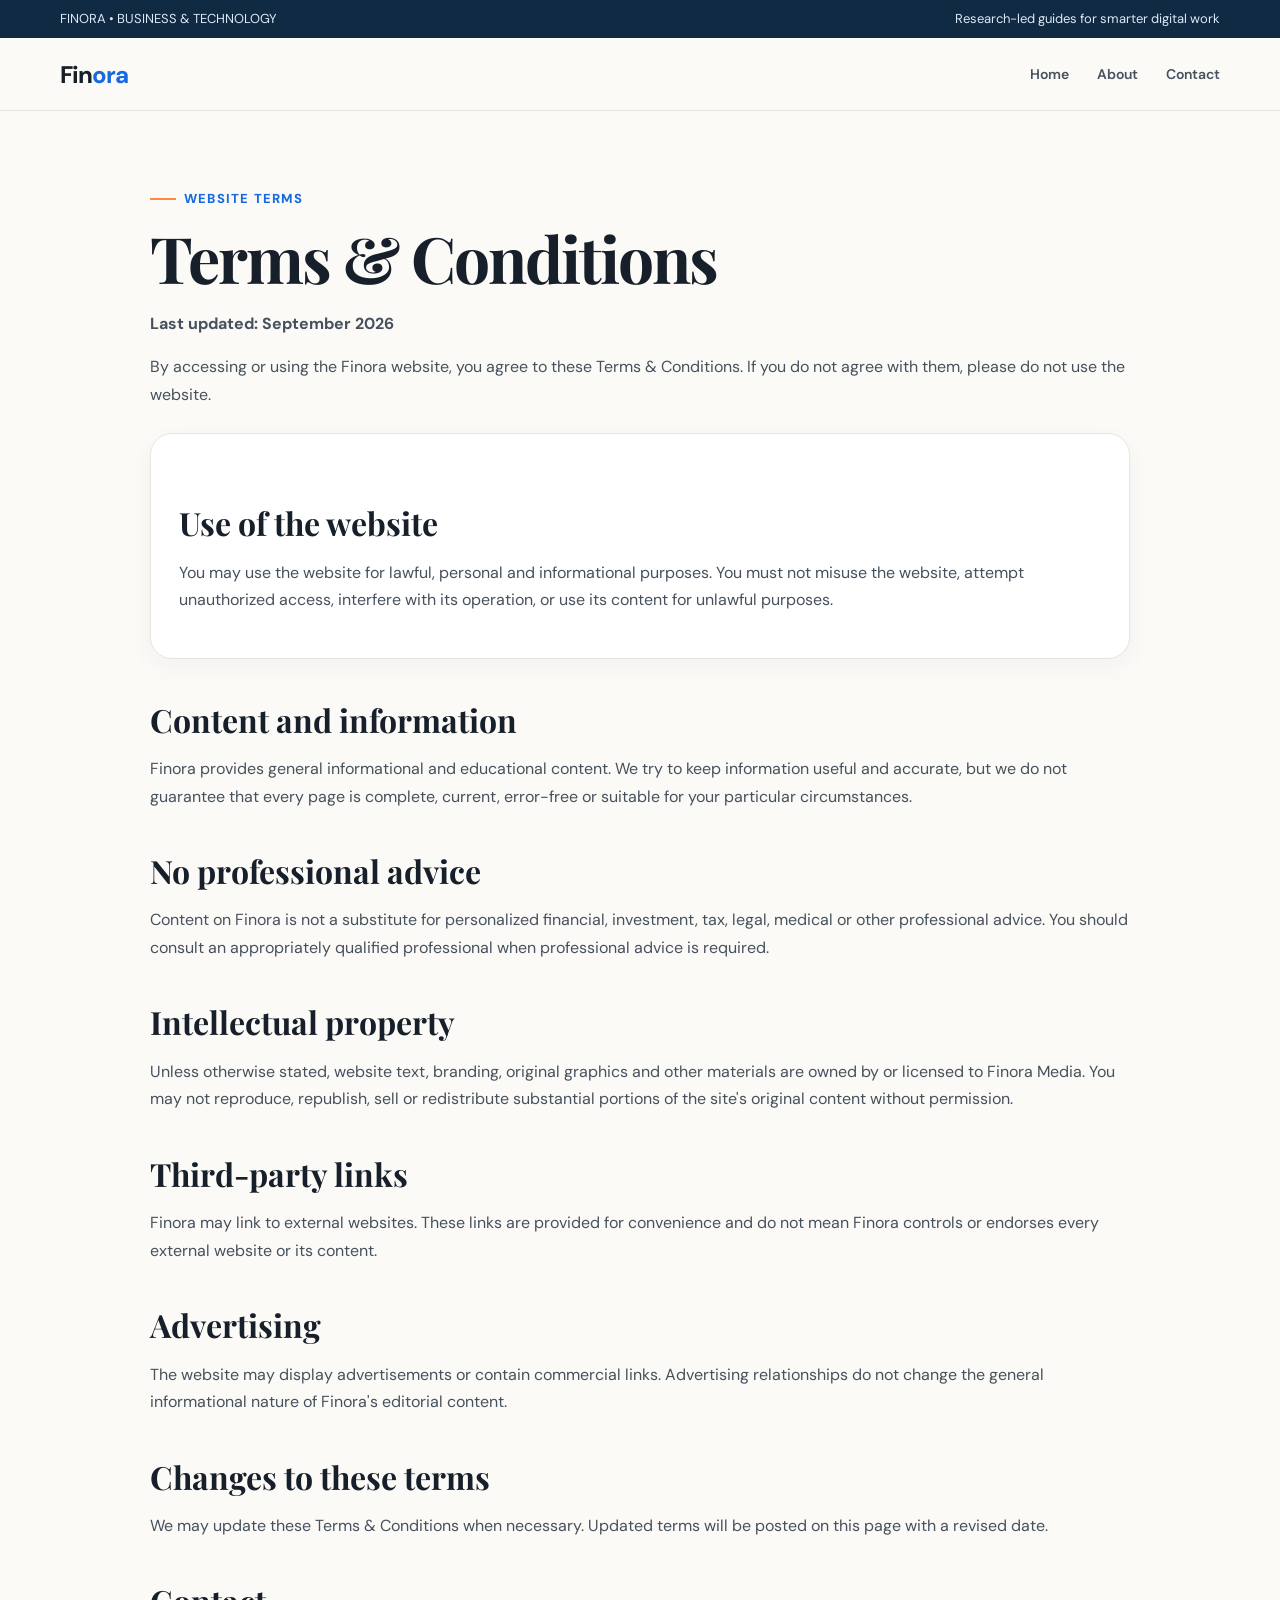
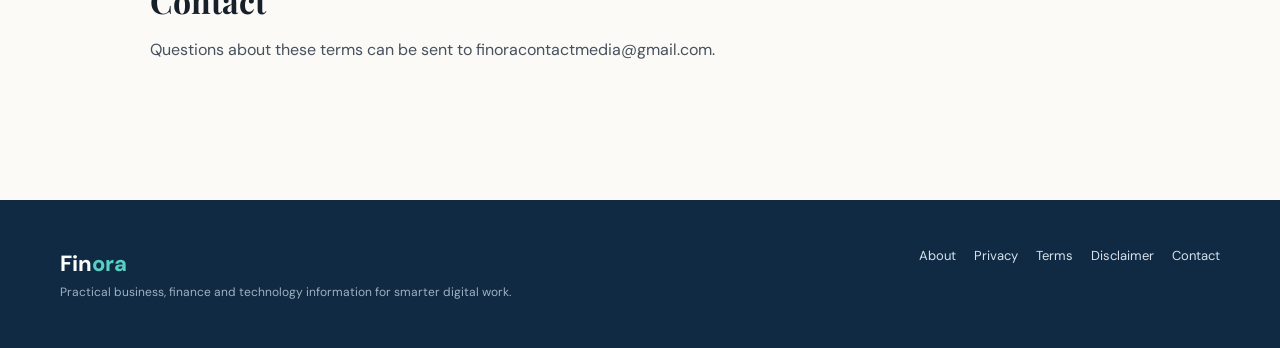
<file: terms.html>
<!DOCTYPE html>
<html lang="en">
<head>
<meta charset="UTF-8">
<meta name="viewport" content="width=device-width, initial-scale=1.0">
<link rel="icon" type="image/png" href="favicon.png">
<meta name="description" content="Terms and conditions governing use of the Finora website and its content.">
<meta name="author" content="Finora Media">
<meta property="og:title" content="Terms & Conditions | Finora">
<meta property="og:description" content="Terms and conditions governing use of the Finora website and its content.">
<meta property="og:type" content="website">
<title>Terms & Conditions | Finora</title>
<link rel="preconnect" href="https://fonts.googleapis.com">
<link rel="preconnect" href="https://fonts.gstatic.com" crossorigin>
<link href="https://fonts.googleapis.com/css2?family=DM+Sans:wght@400;500;600;700&family=Playfair+Display:wght@600;700&display=swap" rel="stylesheet">
<style>:root{
  --ink:#17202a;--muted:#68727e;--paper:#fbfaf7;--white:#fff;--line:#e9e5dc;
  --navy:#102a43;--blue:#1769e0;--cyan:#1eb8a6;--orange:#ff8a3d;
  --yellow:#ffd166;--shadow:0 16px 45px rgba(16,42,67,.10);--radius:22px;
}
*{box-sizing:border-box} html{scroll-behavior:smooth}
body{margin:0;background:var(--paper);color:var(--ink);font-family:"DM Sans",Arial,sans-serif;line-height:1.72}
a{color:inherit;text-decoration:none}
.container{width:min(1160px,92%);margin:auto}
.topbar{background:var(--navy);color:#dce9f5;font-size:13px;padding:8px 0}
.topbar .container{display:flex;justify-content:space-between;gap:20px}
header{position:sticky;top:0;z-index:20;background:rgba(251,250,247,.93);backdrop-filter:blur(14px);border-bottom:1px solid var(--line)}
.nav{height:72px;display:flex;align-items:center;justify-content:space-between}
.logo{font-weight:800;font-size:24px;letter-spacing:-1px}.logo span{color:var(--blue)}
.navlinks{display:flex;gap:28px;font-size:14px;font-weight:600;color:#46515d}.navlinks a:hover{color:var(--blue)}
.menu{display:none;border:0;background:none;font-size:25px}
.hero{padding:70px 0 48px}
.hero-grid{display:grid;grid-template-columns:1.05fr .95fr;gap:55px;align-items:center}
.kicker{display:inline-flex;align-items:center;gap:8px;color:var(--blue);font-size:13px;font-weight:800;text-transform:uppercase;letter-spacing:1.3px}
.kicker:before{content:"";width:26px;height:2px;background:var(--orange)}
h1{font-family:"Playfair Display",Georgia,serif;font-size:clamp(42px,6vw,72px);line-height:1.04;letter-spacing:-2.8px;margin:18px 0}
.lead{font-size:18px;color:#58636f;max-width:690px}
.meta{display:flex;gap:14px;align-items:center;margin-top:22px;color:var(--muted);font-size:13px}
.meta .dot{width:5px;height:5px;background:#b8b3a9;border-radius:50%}
.hero-art{position:relative;min-height:400px;border-radius:32px;overflow:hidden;background:linear-gradient(135deg,#102a43 0%,#1556a4 55%,#1eb8a6 100%);box-shadow:var(--shadow)}
.hero-art:before{content:"";position:absolute;width:280px;height:280px;border-radius:50%;background:rgba(255,255,255,.11);right:-75px;top:-70px}
.hero-art:after{content:"AI";position:absolute;right:25px;bottom:-40px;font-size:210px;font-weight:900;color:rgba(255,255,255,.06)}
.ai-window{position:absolute;left:10%;top:12%;width:80%;background:rgba(255,255,255,.97);border-radius:18px;padding:18px;box-shadow:0 25px 50px rgba(0,0,0,.18);transform:rotate(-2deg)}
.window-head{display:flex;gap:6px;margin-bottom:15px}.window-head i{width:8px;height:8px;border-radius:50%;background:#ddd;display:block}
.prompt{background:#eef5ff;border-radius:12px;padding:13px;color:#25405f;font-size:13px;margin-bottom:12px}
.answer{display:grid;grid-template-columns:42px 1fr;gap:12px}.bot{width:42px;height:42px;border-radius:12px;background:linear-gradient(135deg,var(--blue),var(--cyan));color:white;display:grid;place-items:center;font-weight:800}
.lines span{height:8px;background:#e6e8eb;border-radius:5px;display:block;margin:7px 0}.lines span:nth-child(2){width:82%}.lines span:nth-child(3){width:60%}
.section{padding:45px 0}.section.alt{background:#f2f6f8}
.section-title{font-family:"Playfair Display",Georgia,serif;font-size:38px;line-height:1.15;margin:0 0 12px;letter-spacing:-1px}.section-intro{color:var(--muted);max-width:760px}
.quick{margin-top:28px;display:grid;grid-template-columns:repeat(3,1fr);gap:14px}
.quick a{background:white;border:1px solid var(--line);border-radius:16px;padding:16px;display:flex;align-items:center;gap:12px;transition:.2s}
.quick a:hover{transform:translateY(-3px);box-shadow:var(--shadow);border-color:#c9dcf5}
.tool-icon{width:42px;height:42px;border-radius:12px;display:grid;place-items:center;font-weight:800;color:white;font-size:14px;flex:none}
.i1{background:#111}.i2{background:#d97757}.i3{background:#4285f4}.i4{background:#5865f2}.i5{background:#222}.i6{background:#111}.i7{background:#00a86b}.i8{background:#111}.i9{background:#222}.i10{background:#ff4f00}.i11{background:#ff5c35}.i12{background:#6c5ce7}.i13{background:#15a47b}.i14{background:#5b6cff}.i15{background:#111}
.quick strong{font-size:14px}.quick small{display:block;color:var(--muted);font-size:11px;margin-top:2px}
.article{padding:65px 0}.article-layout{display:grid;grid-template-columns:minmax(0,790px) 270px;gap:60px}
.article h2{font-family:"Playfair Display",Georgia,serif;font-size:34px;line-height:1.2;margin:48px 0 14px;letter-spacing:-.6px}
.article h3{font-size:21px;margin:25px 0 8px}.article p{font-size:16px;color:#46515d}.article ul,.article ol{color:#46515d;padding-left:22px}.article li{margin:7px 0}
.callout{margin:28px 0;padding:25px 27px;background:#edf7f6;border-left:4px solid var(--cyan);border-radius:0 18px 18px 0}.callout strong{color:#0e7167}
.tool-card{scroll-margin-top:100px;margin:26px 0;padding:27px;background:white;border:1px solid var(--line);border-radius:22px;box-shadow:0 8px 24px rgba(20,40,60,.045)}
.tool-head{display:flex;gap:15px;align-items:center}.tool-head .tool-icon{width:52px;height:52px;border-radius:15px}.tool-head h3{font-size:23px;margin:0}.num{margin-left:auto;color:#9aa2aa;font-weight:700}
.use-grid{display:grid;grid-template-columns:1fr 1fr;gap:8px 30px;margin-top:15px}.use-grid span:before{content:"✓";color:var(--cyan);font-weight:800;margin-right:8px}
.best{margin-top:16px;display:inline-block;background:#fff4e9;color:#a44b10;border-radius:999px;padding:6px 11px;font-size:12px;font-weight:700}
.sidebar{position:relative}.toc{position:sticky;top:100px;background:white;border:1px solid var(--line);border-radius:18px;padding:20px}.toc strong{display:block;margin-bottom:10px}.toc a{display:block;color:#6b7480;font-size:12px;padding:6px 0}.toc a:hover{color:var(--blue)}
.table-wrap{overflow-x:auto;margin:24px 0}.compare{width:100%;border-collapse:collapse;background:white;border:1px solid var(--line);border-radius:15px;overflow:hidden;font-size:13px}.compare th,.compare td{padding:13px 12px;text-align:left;border-bottom:1px solid var(--line)}.compare th{background:#eef4f8;color:#24405b}.compare tr:last-child td{border-bottom:0}
.numbered{counter-reset:item;list-style:none;padding:0}.numbered li{counter-increment:item;position:relative;padding-left:45px;margin:22px 0}.numbered li:before{content:counter(item);position:absolute;left:0;top:0;width:31px;height:31px;border-radius:50%;background:#e9f1ff;color:var(--blue);display:grid;place-items:center;font-weight:800}
.trend{margin:30px 0;padding:30px;border-radius:24px;background:linear-gradient(120deg,#fff1dd,#fff9ed);border:1px solid #f4ddbc}
.author{margin-top:50px;padding-top:25px;border-top:1px solid var(--line);display:flex;gap:15px;align-items:center}.avatar{width:48px;height:48px;border-radius:50%;display:grid;place-items:center;background:var(--navy);color:#fff;font-weight:800}
footer{background:#102a43;color:#d7e2ec;padding:45px 0;margin-top:30px}.footer-grid{display:flex;justify-content:space-between;gap:30px}.footer-brand{font-size:22px;font-weight:800;color:white}.footer-brand span{color:#58cfc3}.footer-small{font-size:12px;color:#9fb2c2;max-width:600px}
.back{position:fixed;right:20px;bottom:20px;width:45px;height:45px;border-radius:50%;background:var(--blue);color:white;display:grid;place-items:center;box-shadow:var(--shadow);font-weight:800}
@media(max-width:850px){
 .navlinks{display:none}.menu{display:block}.hero-grid,.article-layout{grid-template-columns:1fr}.hero-art{min-height:330px}.sidebar{display:none}.quick{grid-template-columns:1fr 1fr}
}
@media(max-width:560px){
 .topbar .container{justify-content:center}.topbar .container span:last-child{display:none}.hero{padding-top:45px}h1{font-size:43px}.lead{font-size:16px}.quick{grid-template-columns:1fr}.section-title{font-size:31px}.article{padding-top:40px}.article h2{font-size:29px}.use-grid{grid-template-columns:1fr}.footer-grid{flex-direction:column}
}

.tool-icon{
  position:relative!important;
  background:#fff!important;
  border:1px solid #e4e7eb!important;
  box-shadow:0 5px 14px rgba(16,42,67,.08)!important;
}
.tool-icon img{
  width:27px!important;
  height:27px!important;
  max-width:70%!important;
  max-height:70%!important;
  object-fit:contain!important;
}
.tool-head .tool-icon{
  width:56px!important;height:56px!important;border-radius:16px!important;
}
.tool-head .tool-icon img{width:34px!important;height:34px!important}
.logo-fallback{
  display:grid;
  place-items:center;
  width:100%;
  height:100%;
  font-size:12px;
  font-weight:800;
  color:#17324d;
}


.chatgpt-brand-label{display:inline-flex;align-items:center;gap:7px;margin-top:4px;font-size:11px;font-weight:700;color:#555}
.chatgpt-brand-label:before{content:"";width:6px;height:6px;border-radius:50%;background:#111}


/* User-supplied official-looking brand artwork: displayed without distortion. */
.tool-icon.i1 img,.tool-icon.i4 img,.tool-icon.i7 img{
  width:34px!important;height:34px!important;max-width:76%!important;max-height:76%!important;
  object-fit:contain!important;border-radius:8px!important;
}
.topbar{background:var(--navy);color:#dce9f5;font-size:13px;padding:8px 0}
.container{width:min(1160px,92%);margin:auto}
.topbar .container{display:flex;justify-content:space-between;gap:20px}
header{position:sticky;top:0;z-index:20;background:rgba(251,250,247,.93);backdrop-filter:blur(14px);border-bottom:1px solid var(--line)}
.nav{height:72px;display:flex;align-items:center;justify-content:space-between}
.logo{font-weight:800;font-size:24px;letter-spacing:-1px} .logo span{color:var(--blue)}
.navlinks{display:flex;gap:28px;font-size:14px;font-weight:600;color:#46515d}
.navlinks a:hover{color:var(--blue)}

.page-wrap{width:min(980px,92%);margin:auto;padding:70px 0 90px}
.page-wrap h1{font-family:"Playfair Display",Georgia,serif;font-size:clamp(40px,6vw,64px);line-height:1.08;letter-spacing:-2px;margin:12px 0 18px}
.page-wrap h2{font-family:"Playfair Display",Georgia,serif;font-size:32px;line-height:1.2;margin:42px 0 12px}
.page-wrap h3{font-size:21px;margin:28px 0 8px}
.page-wrap p,.page-wrap li{color:#46515d;font-size:16px}
.page-wrap ul{padding-left:22px}
.eyebrow{display:inline-flex;align-items:center;gap:8px;color:var(--blue);font-size:13px;font-weight:800;text-transform:uppercase;letter-spacing:1.2px}
.eyebrow:before{content:"";width:26px;height:2px;background:var(--orange)}
.info-card{background:#fff;border:1px solid var(--line);border-radius:22px;padding:28px;margin:25px 0;box-shadow:0 8px 24px rgba(20,40,60,.045)}
.notice{background:#edf7f6;border-left:4px solid var(--cyan);padding:20px 22px;border-radius:0 16px 16px 0}
footer{background:#102a43;color:#d7e2ec;padding:45px 0;margin-top:30px}
.footer-inner{width:min(1160px,92%);margin:auto;display:flex;justify-content:space-between;gap:30px}
.footer-brand{font-size:22px;font-weight:800;color:#fff}.footer-brand span{color:#58cfc3}
.footer-small{font-size:12px;color:#9fb2c2;max-width:650px}
.footer-links{display:flex;gap:18px;flex-wrap:wrap;font-size:13px}.footer-links a:hover{color:#fff}
@media(max-width:700px){.page-wrap{padding:45px 0 65px}.page-wrap h1{font-size:42px}.page-wrap h2{font-size:28px}.footer-inner{flex-direction:column}}
</style>
  <link rel="stylesheet" href="styles.css">
</head>
<body>
<div class="topbar"><div class="container"><span>FINORA • BUSINESS & TECHNOLOGY</span><span>Research-led guides for smarter digital work</span></div></div>
<header><div class="container nav">
<a class="logo" href="index.html">Fin<span>ora</span></a>
<nav class="navlinks">
<a href="index.html">Home</a><a href="about.html">About</a><a href="contact.html">Contact</a>
</nav>
</div></header>
<main>
<section class="page-wrap">
<div class="eyebrow">Website Terms</div>
<h1>Terms & Conditions</h1>
<p><strong>Last updated: September 2026</strong></p>
<p>By accessing or using the Finora website, you agree to these Terms & Conditions. If you do not agree with them, please do not use the website.</p>
<div class="info-card">
<h2>Use of the website</h2>
<p>You may use the website for lawful, personal and informational purposes. You must not misuse the website, attempt unauthorized access, interfere with its operation, or use its content for unlawful purposes.</p>
</div>
<h2>Content and information</h2>
<p>Finora provides general informational and educational content. We try to keep information useful and accurate, but we do not guarantee that every page is complete, current, error-free or suitable for your particular circumstances.</p>
<h2>No professional advice</h2>
<p>Content on Finora is not a substitute for personalized financial, investment, tax, legal, medical or other professional advice. You should consult an appropriately qualified professional when professional advice is required.</p>
<h2>Intellectual property</h2>
<p>Unless otherwise stated, website text, branding, original graphics and other materials are owned by or licensed to Finora Media. You may not reproduce, republish, sell or redistribute substantial portions of the site's original content without permission.</p>
<h2>Third-party links</h2>
<p>Finora may link to external websites. These links are provided for convenience and do not mean Finora controls or endorses every external website or its content.</p>
<h2>Advertising</h2>
<p>The website may display advertisements or contain commercial links. Advertising relationships do not change the general informational nature of Finora's editorial content.</p>
<h2>Changes to these terms</h2>
<p>We may update these Terms & Conditions when necessary. Updated terms will be posted on this page with a revised date.</p>
<h2>Contact</h2>
<p>Questions about these terms can be sent to <a href="mailto:finoracontactmedia@gmail.com">finoracontactmedia@gmail.com</a>.</p>
</section>
</main>
<footer><div class="footer-inner">
<div><div class="footer-brand">Fin<span>ora</span></div><div class="footer-small">Practical business, finance and technology information for smarter digital work.</div></div>
<div class="footer-links">
<a href="about.html">About</a><a href="privacy-policy.html">Privacy</a><a href="terms.html">Terms</a><a href="disclaimer.html">Disclaimer</a><a href="contact.html">Contact</a>
</div>
</div></footer>
  <script src="script.js" defer></script>
</body></html>
</file>
<file: styles.css>
/* Finora shared stylesheet */
:root{
  --ink:#17202a;--muted:#68727e;--paper:#fbfaf7;--white:#fff;
  --line:#e9e5dc;--navy:#102a43;--blue:#1769e0;--cyan:#1eb8a6;
  --orange:#ff8a3d;--shadow:0 16px 45px rgba(16,42,67,.10);
}
*{box-sizing:border-box}
html{scroll-behavior:smooth}
body{margin:0;background:var(--paper);color:var(--ink);font-family:"DM Sans",Arial,sans-serif;line-height:1.72}
a{color:inherit;text-decoration:none}
.container{width:min(1160px,92%);margin:auto}
.logo img{height:42px;width:auto;display:block;object-fit:contain}
footer{background:var(--navy);color:#d7e2ec;padding:45px 0}
@media(max-width:700px){.container{width:92%}}
</file>
